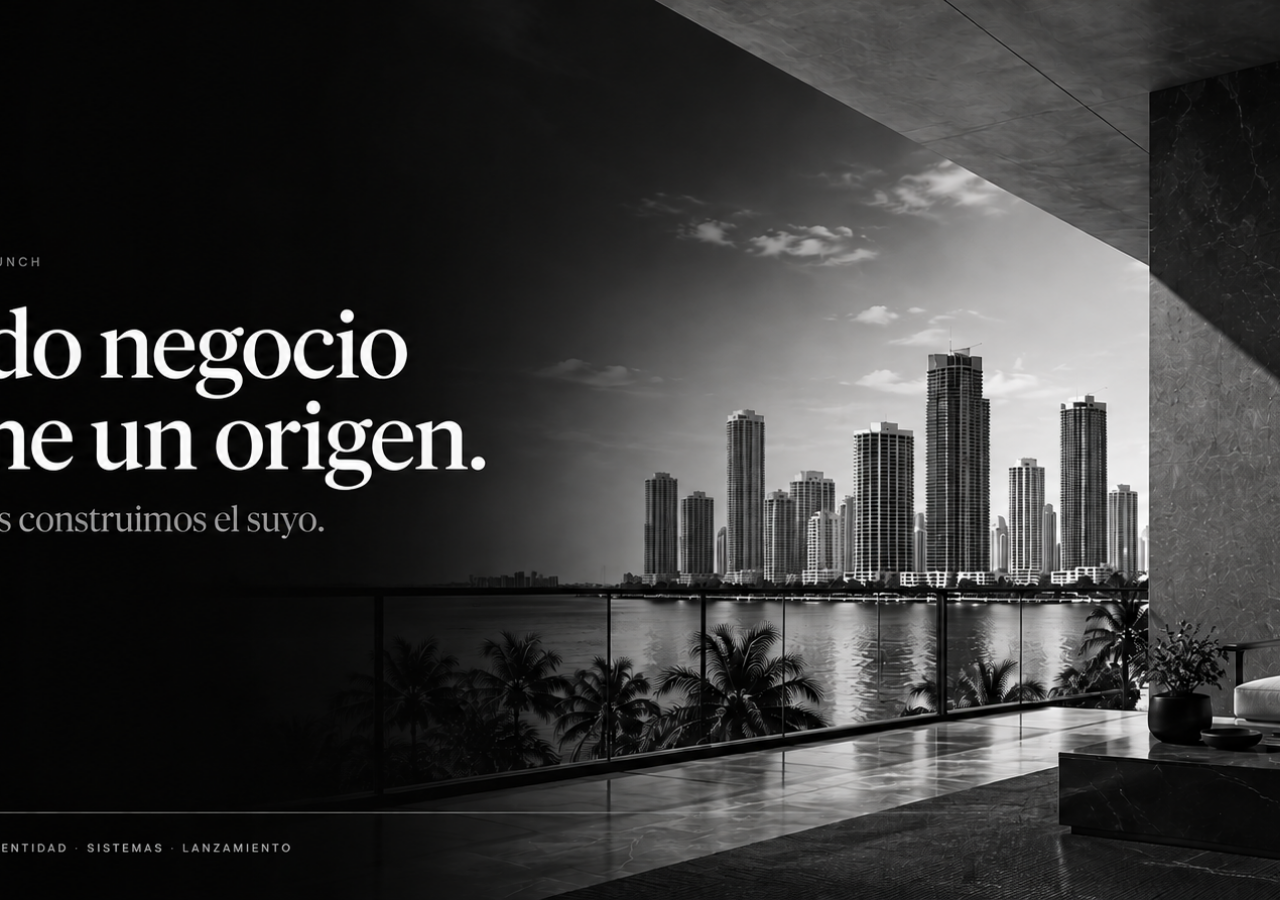
<file: index.html>
<!doctype html>
<html lang="es">
<head>
<meta charset="utf-8">
<meta name="viewport" content="width=device-width,initial-scale=1,viewport-fit=cover">
<title>ORIGIN Business Launch | Desarrollo e Infraestructura Empresarial</title>
<meta name="description" content="ORIGIN desarrolla e integra la infraestructura empresarial de negocios nuevos y existentes: marca, website, Google, CRM, leads y sistemas comerciales.">
<link rel="canonical" href="https://originbusinessusa.com/">
<meta property="og:title" content="ORIGIN Business Launch">
<meta property="og:description" content="Todo negocio tiene un origen. Nosotros construimos el tuyo.">
<meta property="og:url" content="https://originbusinessusa.com/">
<meta property="og:type" content="website">
<script type="application/ld+json">
{
  "@context":"https://schema.org",
  "@type":"Organization",
  "name":"ORIGIN",
  "alternateName":"ORIGIN Business Launch",
  "url":"https://originbusinessusa.com/",
  "email":"contact@originbusinessusa.com",
  "telephone":"+1-786-210-6833",
  "description":"Empresa de desarrollo e infraestructura empresarial para negocios nuevos y existentes."
}
</script>
<style>
*{box-sizing:border-box}
html,body{margin:0;width:100%;height:100%;background:#050505}
body{overflow:hidden}
.hero{position:relative;width:100vw;height:100vh;height:100svh;background:#050505;overflow:hidden}
.hero img{width:100%;height:100%;object-fit:cover;object-position:center;display:block}
.desktop-link{position:absolute;inset:0;z-index:5}\n.m-enter{color:inherit;text-decoration:none}
.mobile{display:none}
@media(max-width:850px){
  .desktop{display:none}
  .mobile{display:flex;position:absolute;inset:0;flex-direction:column;padding:32px 24px 26px;color:#fff;background:
    linear-gradient(180deg,rgba(0,0,0,.12),rgba(0,0,0,.36)),
    url("origin-hero.png") 69% center/auto 100% no-repeat #050505}
  .mobile:after{content:"";position:absolute;inset:0;background:linear-gradient(90deg,rgba(0,0,0,.88) 0%,rgba(0,0,0,.62) 48%,rgba(0,0,0,.12) 78%);z-index:0}
  .m-logo,.m-copy,.m-foot{position:relative;z-index:2}
  .m-logo{font:800 18px Arial,sans-serif;letter-spacing:.28em}
  .m-copy{margin-top:22vh;max-width:340px}
  .m-eye{font:10px Arial,sans-serif;letter-spacing:.27em;color:#c8c8c8;margin-bottom:22px}
  .m-title{font:400 clamp(48px,15vw,68px)/.91 Georgia,serif;letter-spacing:-.045em;margin:0 0 20px}
  .m-sub{font:400 20px/1.2 Georgia,serif;color:#d2d2d2;margin:0 0 38px}
  .m-enter{display:inline-block;font:700 12px Arial,sans-serif;letter-spacing:.22em;border-bottom:1px solid #ddd;padding-bottom:9px}
  .m-foot{margin-top:auto;border-top:1px solid rgba(255,255,255,.38);padding-top:16px;display:grid;grid-template-columns:1fr 1fr;gap:11px;font:9px Arial,sans-serif;letter-spacing:.16em;color:#c7c7c7}
}
</style>
</head>
<body>
<main class="hero">
<img class="desktop" src="origin-hero.png" alt="ORIGIN Business Launch">
<div class="mobile">
  <div class="m-logo">ORIGIN</div>
  <div class="m-copy">
    <div class="m-eye">BUSINESS LAUNCH</div>
    <h1 class="m-title">Todo negocio<br>tiene un origen.</h1>
    <p class="m-sub">Nosotros construimos el tuyo.</p>
    <a class="m-enter" href="home.html">ENTRAR →</a>
  </div>
  <div class="m-foot"><span>ESTRATEGIA</span><span>IDENTIDAD</span><span>SISTEMAS</span><span>LANZAMIENTO</span></div>
</div>
<a class="desktop-link" href="home.html" aria-label="Entrar a ORIGIN Business Launch"></a>
</main>
</body>
</html>
</file>
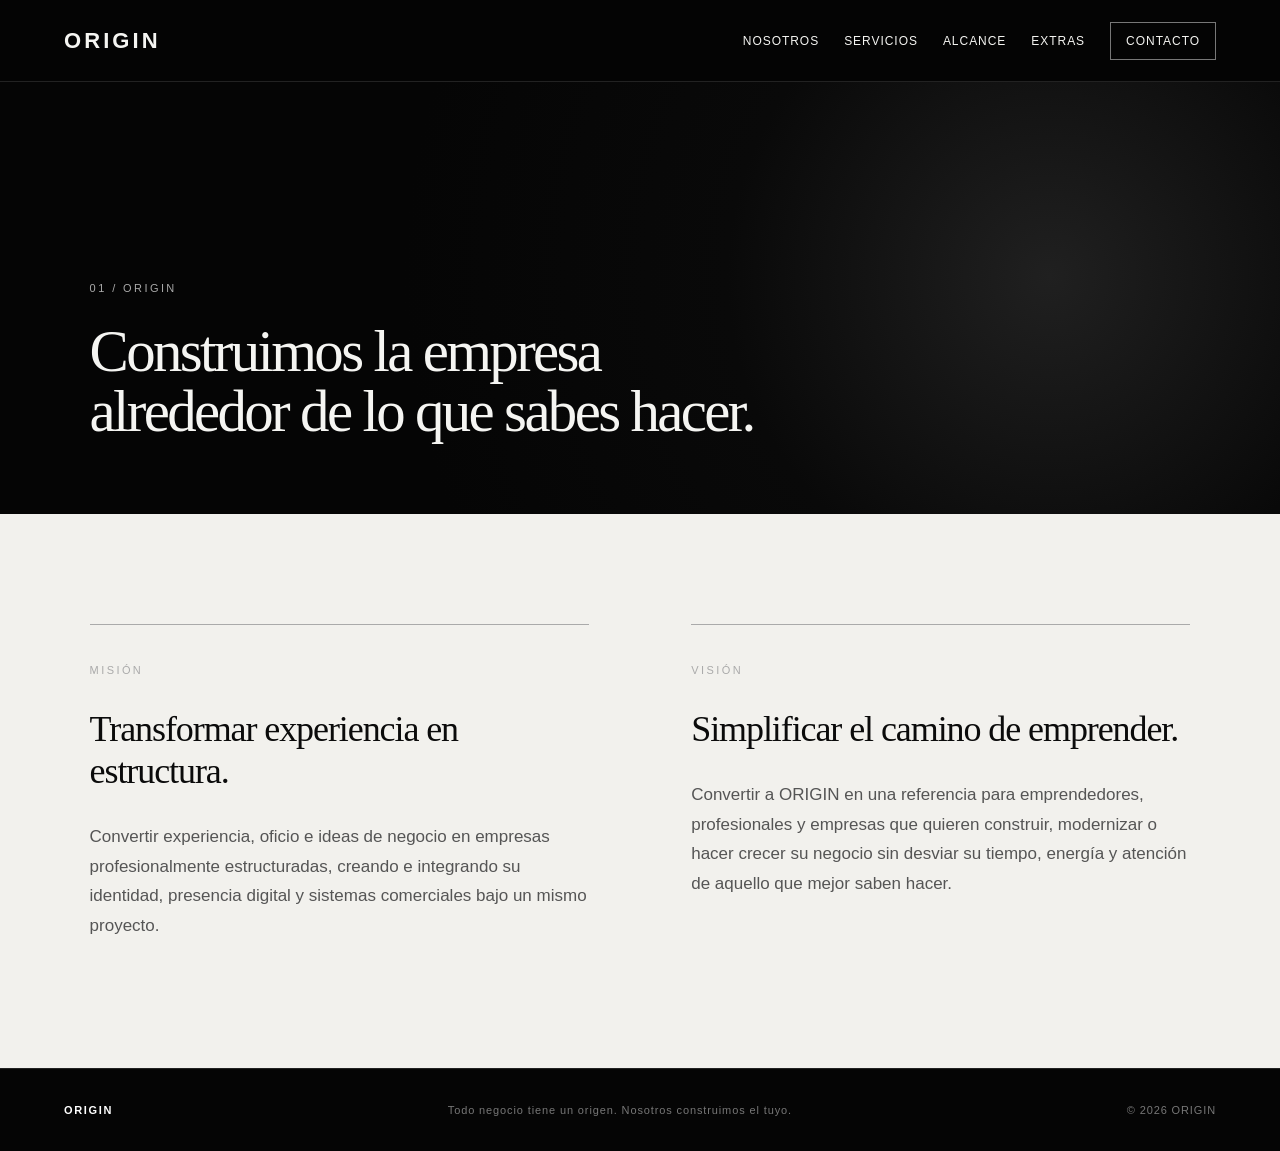
<file: about.html>
<!doctype html><html lang="es"><head><meta charset="utf-8"><meta name="viewport" content="width=device-width,initial-scale=1"><title>About ORIGIN | Business Development & Infrastructure</title><meta name="description" content="Learn about ORIGIN, a business development and infrastructure company helping entrepreneurs turn experience, skills and ideas into professionally organized businesses."><link rel="canonical" href="https://originbusinessusa.com/about.html"><meta property="og:title" content="About ORIGIN | Business Development & Infrastructure"><meta property="og:description" content="ORIGIN helps entrepreneurs build professional businesses by integrating strategy, brand identity, digital presence and commercial systems."><meta property="og:url" content="https://originbusinessusa.com/about.html"><meta property="og:type" content="website"><script type="application/ld+json">{"@context":"https://schema.org","@type":"AboutPage","name":"About ORIGIN","url":"https://originbusinessusa.com/about.html","description":"About ORIGIN, a business development and infrastructure company for entrepreneurs and business owners.","mainEntity":{"@type":"Organization","name":"ORIGIN","alternateName":"ORIGIN Business Launch","url":"https://originbusinessusa.com/","description":"ORIGIN helps entrepreneurs and business owners structure, organize and modernize their companies by integrating strategy, brand identity, digital presence and commercial systems.","sameAs":["https://www.instagram.com/originbusinessusa/"]}}</script><link rel="stylesheet" href="styles.css"></head><body><header class="nav"><a class="brand" href="index.html">ORIGIN</a><nav><div class="menu"><a href="about.html">Nosotros</a><div class="submenu"><a href="about.html#mission">Misión</a><a href="about.html#vision">Visión</a></div></div><div class="menu"><a href="services.html">Servicios</a><div class="submenu"><a href="services.html#structure">Estructuración</a><a href="services.html#brand">Marca</a><a href="services.html#digital">Presencia digital</a><a href="services.html#systems">CRM + Sistemas</a></div></div><div class="menu"><a href="scope.html">Alcance</a><div class="submenu"><a href="scope.html#process">Proceso</a><a href="scope.html#included">Incluido</a><a href="scope.html#excluded">No incluido</a></div></div><div class="menu"><a href="extras.html">Extras</a><div class="submenu"><a href="extras.html#support">Soporte</a><a href="extras.html#growth">Crecimiento</a></div></div><a class="nav-cta" href="contact.html">Contacto</a></nav></header><main><section class="page-hero"><span>01 / ORIGIN</span><h1>Construimos la empresa<br>alrededor de lo que sabes hacer.</h1></section><section class="light-section split-page"><article id="mission"><span>MISIÓN</span><h2>Transformar experiencia en estructura.</h2><p>Convertir experiencia, oficio e ideas de negocio en empresas profesionalmente estructuradas, creando e integrando su identidad, presencia digital y sistemas comerciales bajo un mismo proyecto.</p></article><article id="vision"><span>VISIÓN</span><h2>Simplificar el camino de emprender.</h2><p>Convertir a ORIGIN en una referencia para emprendedores, profesionales y empresas que quieren construir, modernizar o hacer crecer su negocio sin desviar su tiempo, energía y atención de aquello que mejor saben hacer.</p></article></section></main><footer><b>ORIGIN</b><span>Todo negocio tiene un origen. Nosotros construimos el tuyo.</span><span>© 2026 ORIGIN</span></footer><script src="script.js"></script></body></html>
</file>
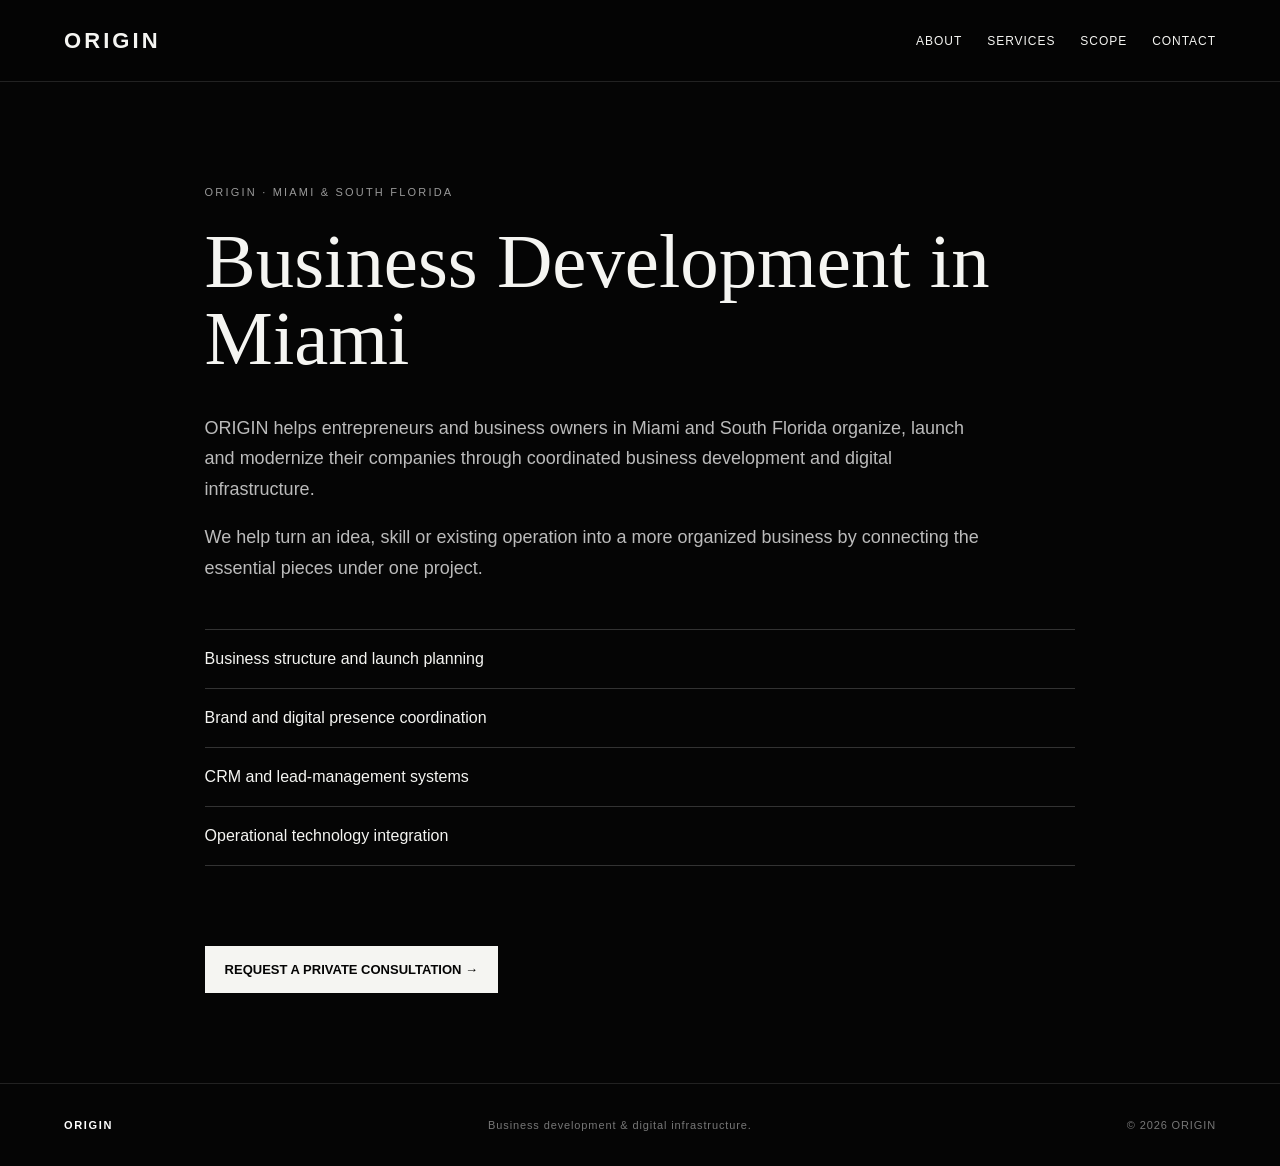
<file: business-development-miami.html>
<!doctype html>
<html lang="en"><head><meta charset="utf-8"><meta name="viewport" content="width=device-width,initial-scale=1">
<title>Business Development Miami | ORIGIN</title><meta name="description" content="ORIGIN helps entrepreneurs and business owners in Miami and South Florida organize, launch and modernize their companies through coordinated business development and digital infrastructure.">
<link rel="canonical" href="https://originbusinessusa.com/business-development-miami.html">
<meta property="og:title" content="Business Development Miami | ORIGIN"><meta property="og:description" content="ORIGIN helps entrepreneurs and business owners in Miami and South Florida organize, launch and modernize their companies through coordinated business development and digital infrastructure."><meta property="og:url" content="https://originbusinessusa.com/business-development-miami.html"><meta property="og:type" content="website">
<link rel="stylesheet" href="styles.css">
<style>.service-detail{max-width:1050px;margin:auto;padding:100px 7vw 90px}.service-detail .label{font-size:11px;letter-spacing:.2em;color:#999}.service-detail h1{font-family:Georgia,serif;font-size:clamp(42px,6vw,78px);font-weight:400;line-height:1;margin:24px 0 35px}.service-detail p{max-width:780px;font-size:18px;line-height:1.7;color:#bbb}.service-detail ul{margin:45px 0;padding:0;list-style:none;border-top:1px solid #333}.service-detail li{padding:20px 0;border-bottom:1px solid #333;font-size:16px}.service-detail .cta{display:inline-block;margin-top:35px;background:#f5f5f2;color:#050505;padding:16px 20px;font-weight:700;font-size:13px}</style>
</head><body>
<header class="nav"><a class="brand" href="home.html">ORIGIN</a><nav><a href="about.html">About</a> <a href="services.html">Services</a> <a href="scope.html">Scope</a> <a href="contact.html">Contact</a></nav></header>
<main class="service-detail"><span class="label">ORIGIN · MIAMI & SOUTH FLORIDA</span><h1>Business Development in Miami</h1><p>ORIGIN helps entrepreneurs and business owners in Miami and South Florida organize, launch and modernize their companies through coordinated business development and digital infrastructure.</p><p>We help turn an idea, skill or existing operation into a more organized business by connecting the essential pieces under one project.</p><ul><li>Business structure and launch planning</li><li>Brand and digital presence coordination</li><li>CRM and lead-management systems</li><li>Operational technology integration</li></ul><a class="cta" href="contact.html">REQUEST A PRIVATE CONSULTATION →</a></main>
<footer><b>ORIGIN</b><span>Business development & digital infrastructure.</span><span>© 2026 ORIGIN</span></footer></body></html>
</file>
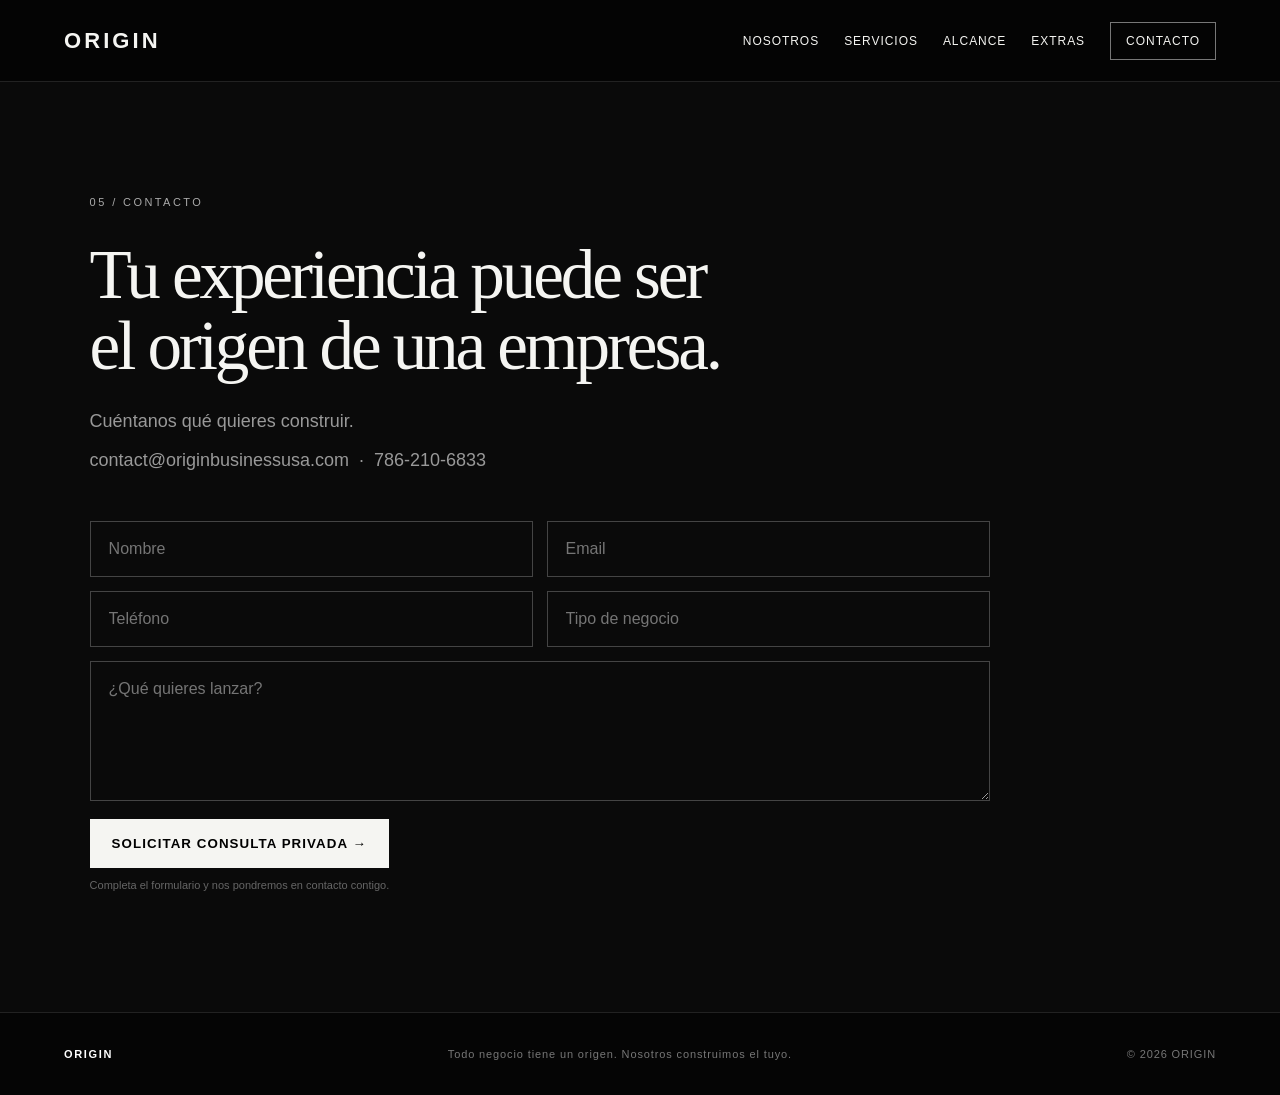
<file: contact.html>
<!doctype html>
<html lang="es">
<head>
<meta charset="utf-8">
<meta name="viewport" content="width=device-width,initial-scale=1">
<title>Contact ORIGIN | Business Development Consultation</title>
<meta name="description" content="Contact ORIGIN to discuss your business launch, development or modernization project and request a private consultation.">
<link rel="canonical" href="https://originbusinessusa.com/contact.html">
<meta property="og:title" content="Contact ORIGIN | Business Development Consultation">
<meta property="og:description" content="Tell ORIGIN what you want to build and request a private business development consultation.">
<meta property="og:url" content="https://originbusinessusa.com/contact.html">
<meta property="og:type" content="website">
<link rel="stylesheet" href="styles.css">
</head>
<body>
<header class="nav">
<a class="brand" href="index.html">ORIGIN</a>
<nav>
<div class="menu"><a href="about.html">Nosotros</a><div class="submenu"><a href="about.html#mission">Misión</a><a href="about.html#vision">Visión</a></div></div>
<div class="menu"><a href="services.html">Servicios</a><div class="submenu"><a href="services.html#structure">Estructuración</a><a href="services.html#brand">Marca</a><a href="services.html#digital">Presencia digital</a><a href="services.html#systems">CRM + Sistemas</a></div></div>
<div class="menu"><a href="scope.html">Alcance</a><div class="submenu"><a href="scope.html#process">Proceso</a><a href="scope.html#included">Incluido</a><a href="scope.html#excluded">No incluido</a></div></div>
<div class="menu"><a href="extras.html">Extras</a><div class="submenu"><a href="extras.html#support">Soporte</a><a href="extras.html#growth">Crecimiento</a></div></div>
<a class="nav-cta" href="contact.html">Contacto</a>
</nav>
</header>
<main>
<section class="contact standalone">
<span>05 / CONTACTO</span>
<h1>Tu experiencia puede ser<br>el origen de una empresa.</h1>
<p>Cuéntanos qué quieres construir.</p>
<p><a href="mailto:contact@originbusinessusa.com">contact@originbusinessusa.com</a> &nbsp;·&nbsp; <a href="tel:+17862106833">786-210-6833</a></p>
<form action="https://api.web3forms.com/submit" method="POST">
<input type="hidden" name="access_key" value="5c787b1a-c32a-4277-97ac-a270b3038a84">
<input type="hidden" name="subject" value="Nuevo lead desde ORIGIN">
<input type="hidden" name="from_name" value="ORIGIN Website">
<div class="form-grid">
<input aria-label="Nombre" name="name" placeholder="Nombre" required>
<input aria-label="Email" name="email" type="email" placeholder="Email" required>
<input aria-label="Teléfono" name="phone" type="tel" placeholder="Teléfono">
<input aria-label="Negocio" name="business_type" placeholder="Tipo de negocio">
</div>
<textarea aria-label="Proyecto" name="message" placeholder="¿Qué quieres lanzar?" required></textarea>
<button type="submit">SOLICITAR CONSULTA PRIVADA →</button>
</form>
<p class="form-note">Completa el formulario y nos pondremos en contacto contigo.</p>
</section>
</main>
<footer><b>ORIGIN</b><span>Todo negocio tiene un origen. Nosotros construimos el tuyo.</span><span>© 2026 ORIGIN</span></footer>
<script src="script.js"></script>
</body>
</html>
</file>
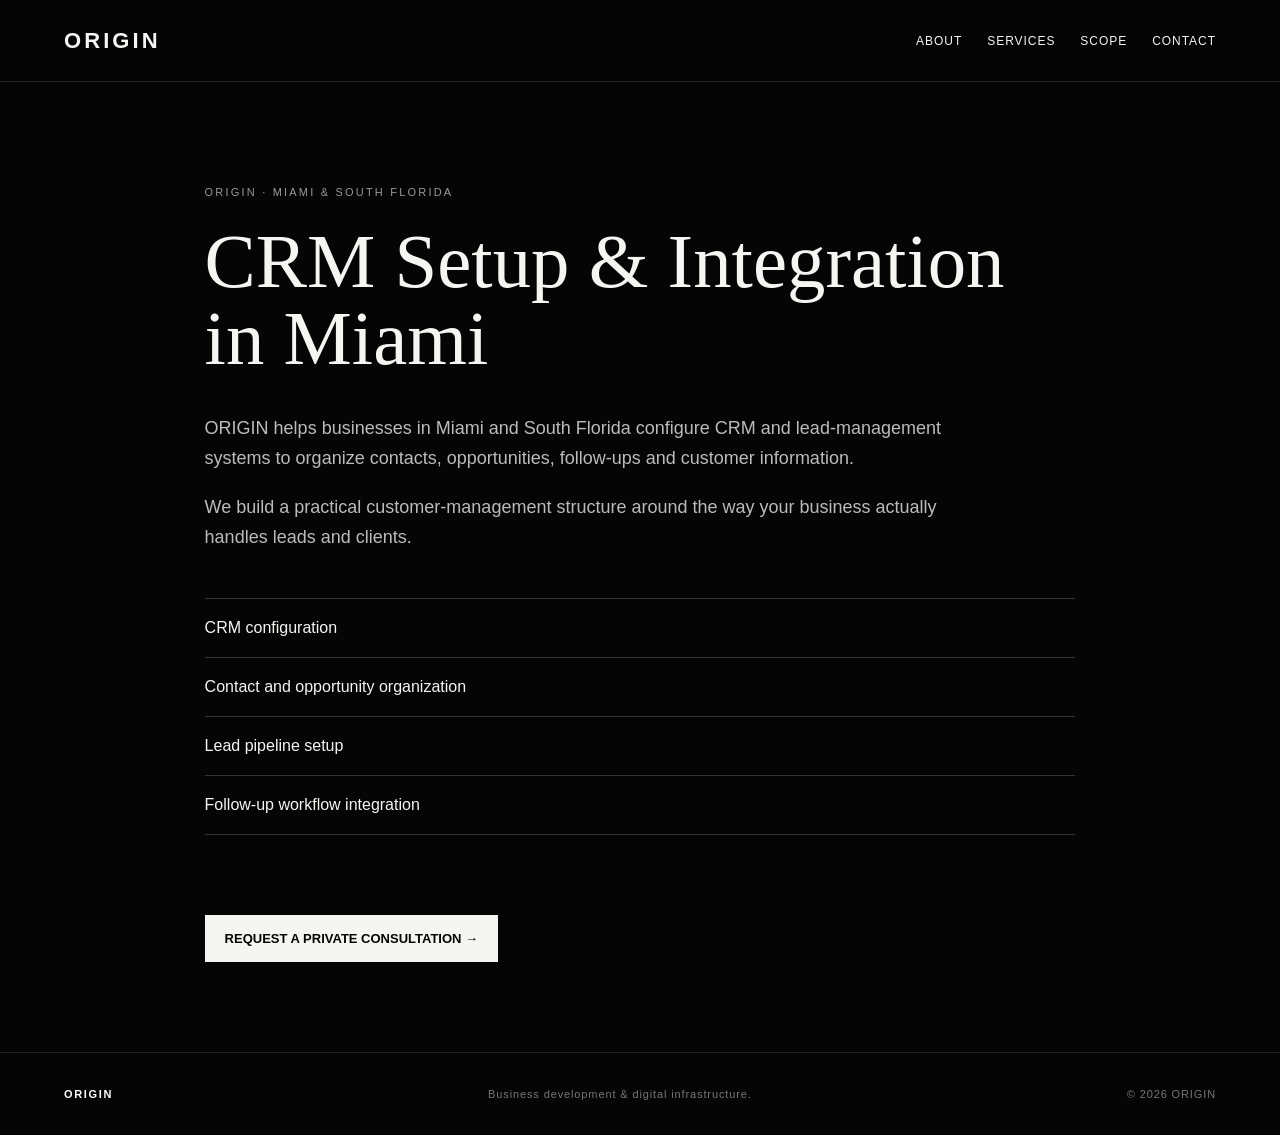
<file: crm-setup-miami.html>
<!doctype html>
<html lang="en"><head><meta charset="utf-8"><meta name="viewport" content="width=device-width,initial-scale=1">
<title>CRM Setup Miami | ORIGIN</title><meta name="description" content="ORIGIN helps businesses in Miami and South Florida configure CRM and lead-management systems to organize contacts, opportunities, follow-ups and customer information.">
<link rel="canonical" href="https://originbusinessusa.com/crm-setup-miami.html">
<meta property="og:title" content="CRM Setup Miami | ORIGIN"><meta property="og:description" content="ORIGIN helps businesses in Miami and South Florida configure CRM and lead-management systems to organize contacts, opportunities, follow-ups and customer information."><meta property="og:url" content="https://originbusinessusa.com/crm-setup-miami.html"><meta property="og:type" content="website">
<link rel="stylesheet" href="styles.css">
<style>.service-detail{max-width:1050px;margin:auto;padding:100px 7vw 90px}.service-detail .label{font-size:11px;letter-spacing:.2em;color:#999}.service-detail h1{font-family:Georgia,serif;font-size:clamp(42px,6vw,78px);font-weight:400;line-height:1;margin:24px 0 35px}.service-detail p{max-width:780px;font-size:18px;line-height:1.7;color:#bbb}.service-detail ul{margin:45px 0;padding:0;list-style:none;border-top:1px solid #333}.service-detail li{padding:20px 0;border-bottom:1px solid #333;font-size:16px}.service-detail .cta{display:inline-block;margin-top:35px;background:#f5f5f2;color:#050505;padding:16px 20px;font-weight:700;font-size:13px}</style>
</head><body>
<header class="nav"><a class="brand" href="home.html">ORIGIN</a><nav><a href="about.html">About</a> <a href="services.html">Services</a> <a href="scope.html">Scope</a> <a href="contact.html">Contact</a></nav></header>
<main class="service-detail"><span class="label">ORIGIN · MIAMI & SOUTH FLORIDA</span><h1>CRM Setup & Integration in Miami</h1><p>ORIGIN helps businesses in Miami and South Florida configure CRM and lead-management systems to organize contacts, opportunities, follow-ups and customer information.</p><p>We build a practical customer-management structure around the way your business actually handles leads and clients.</p><ul><li>CRM configuration</li><li>Contact and opportunity organization</li><li>Lead pipeline setup</li><li>Follow-up workflow integration</li></ul><a class="cta" href="contact.html">REQUEST A PRIVATE CONSULTATION →</a></main>
<footer><b>ORIGIN</b><span>Business development & digital infrastructure.</span><span>© 2026 ORIGIN</span></footer></body></html>
</file>
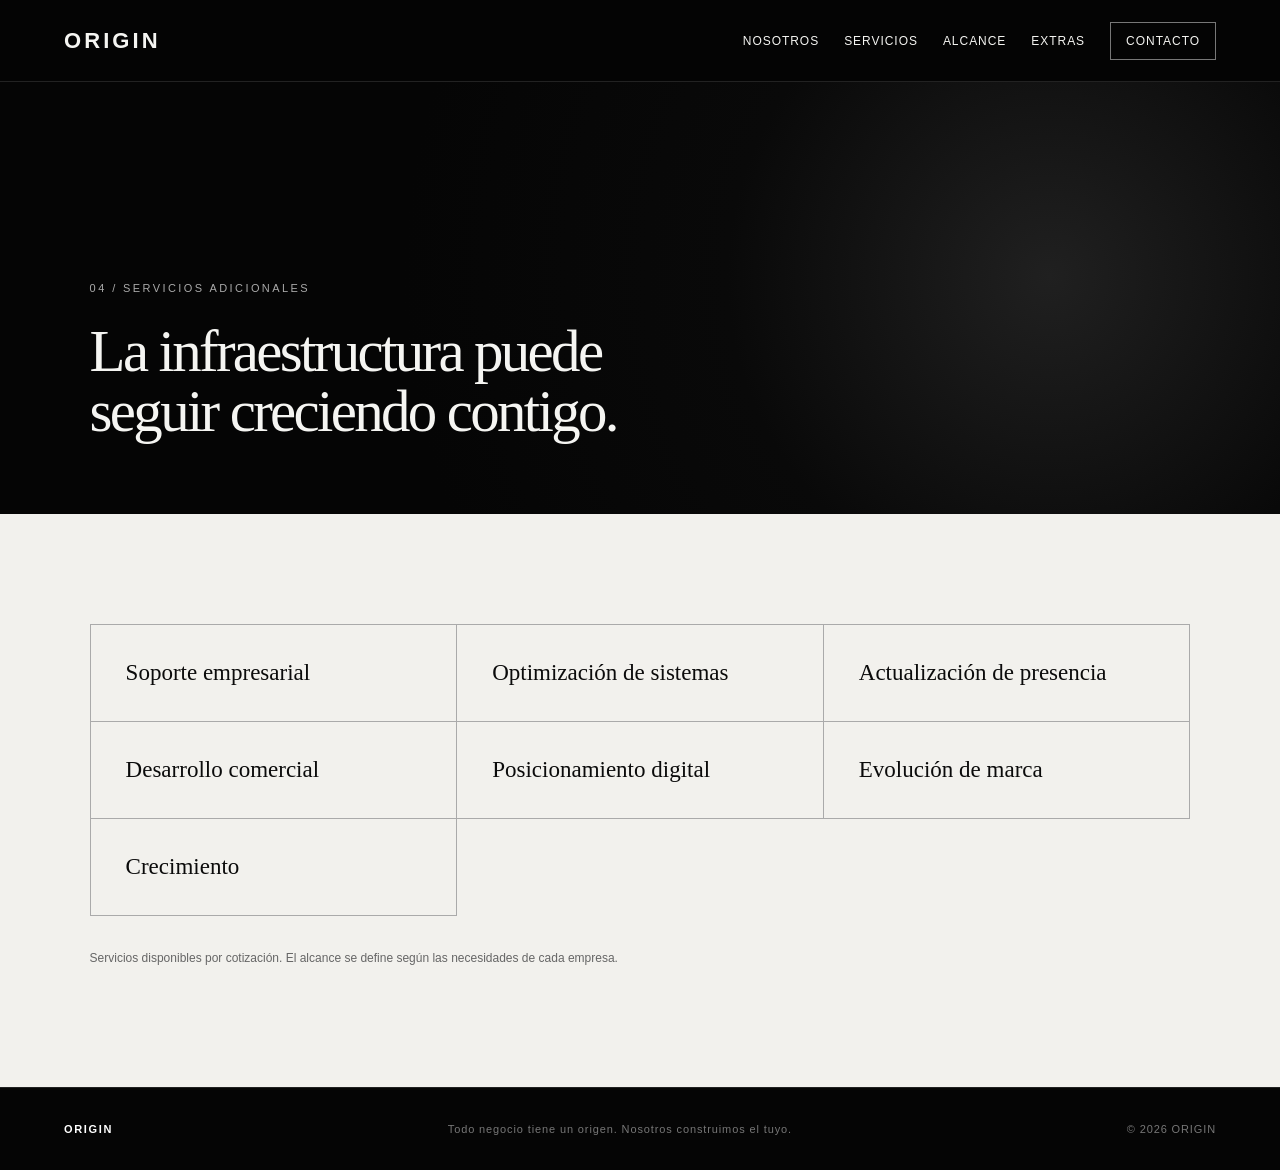
<file: extras.html>
<!doctype html><html lang="es"><head><meta charset="utf-8"><meta name="viewport" content="width=device-width,initial-scale=1"><title>Business Support & Growth Services | ORIGIN</title><meta name="description" content="ORIGIN offers ongoing business support and growth services including website updates, CRM support, technical support, digital advertising infrastructure, SEO, branding and social content."><link rel="canonical" href="https://originbusinessusa.com/extras.html"><meta property="og:title" content="Business Support & Growth Services | ORIGIN"><meta property="og:description" content="Ongoing support for websites, CRM systems, SEO, branding, digital advertising infrastructure and business growth."><meta property="og:url" content="https://originbusinessusa.com/extras.html"><meta property="og:type" content="website"><script type="application/ld+json">{"@context":"https://schema.org","@type":"ItemList","name":"ORIGIN Business Support & Growth Services","url":"https://originbusinessusa.com/extras.html","itemListElement":[{"@type":"ListItem","position":1,"name":"Website Updates"},{"@type":"ListItem","position":2,"name":"CRM Support"},{"@type":"ListItem","position":3,"name":"Technical Support"},{"@type":"ListItem","position":4,"name":"Digital Advertising Infrastructure"},{"@type":"ListItem","position":5,"name":"Ongoing SEO"},{"@type":"ListItem","position":6,"name":"Additional Branding"},{"@type":"ListItem","position":7,"name":"Social Media & Content Support"}]}</script><link rel="stylesheet" href="styles.css"></head><body><header class="nav"><a class="brand" href="index.html">ORIGIN</a><nav><div class="menu"><a href="about.html">Nosotros</a><div class="submenu"><a href="about.html#mission">Misión</a><a href="about.html#vision">Visión</a></div></div><div class="menu"><a href="services.html">Servicios</a><div class="submenu"><a href="services.html#structure">Estructuración</a><a href="services.html#brand">Marca</a><a href="services.html#digital">Presencia digital</a><a href="services.html#systems">CRM + Sistemas</a></div></div><div class="menu"><a href="scope.html">Alcance</a><div class="submenu"><a href="scope.html#process">Proceso</a><a href="scope.html#included">Incluido</a><a href="scope.html#excluded">No incluido</a></div></div><div class="menu"><a href="extras.html">Extras</a><div class="submenu"><a href="extras.html#support">Soporte</a><a href="extras.html#growth">Crecimiento</a></div></div><a class="nav-cta" href="contact.html">Contacto</a></nav></header><main><section class="page-hero"><span>04 / SERVICIOS ADICIONALES</span><h1>La infraestructura puede<br>seguir creciendo contigo.</h1></section><section class="light-section"><div class="extras"><div id="support">Soporte empresarial</div><div>Optimización de sistemas</div><div>Actualización de presencia</div><div id="growth">Desarrollo comercial</div><div>Posicionamiento digital</div><div>Evolución de marca</div><div>Crecimiento</div></div><p class="fine dark">Servicios disponibles por cotización. El alcance se define según las necesidades de cada empresa.</p></section></main><footer><b>ORIGIN</b><span>Todo negocio tiene un origen. Nosotros construimos el tuyo.</span><span>© 2026 ORIGIN</span></footer><script src="script.js"></script></body></html>
</file>
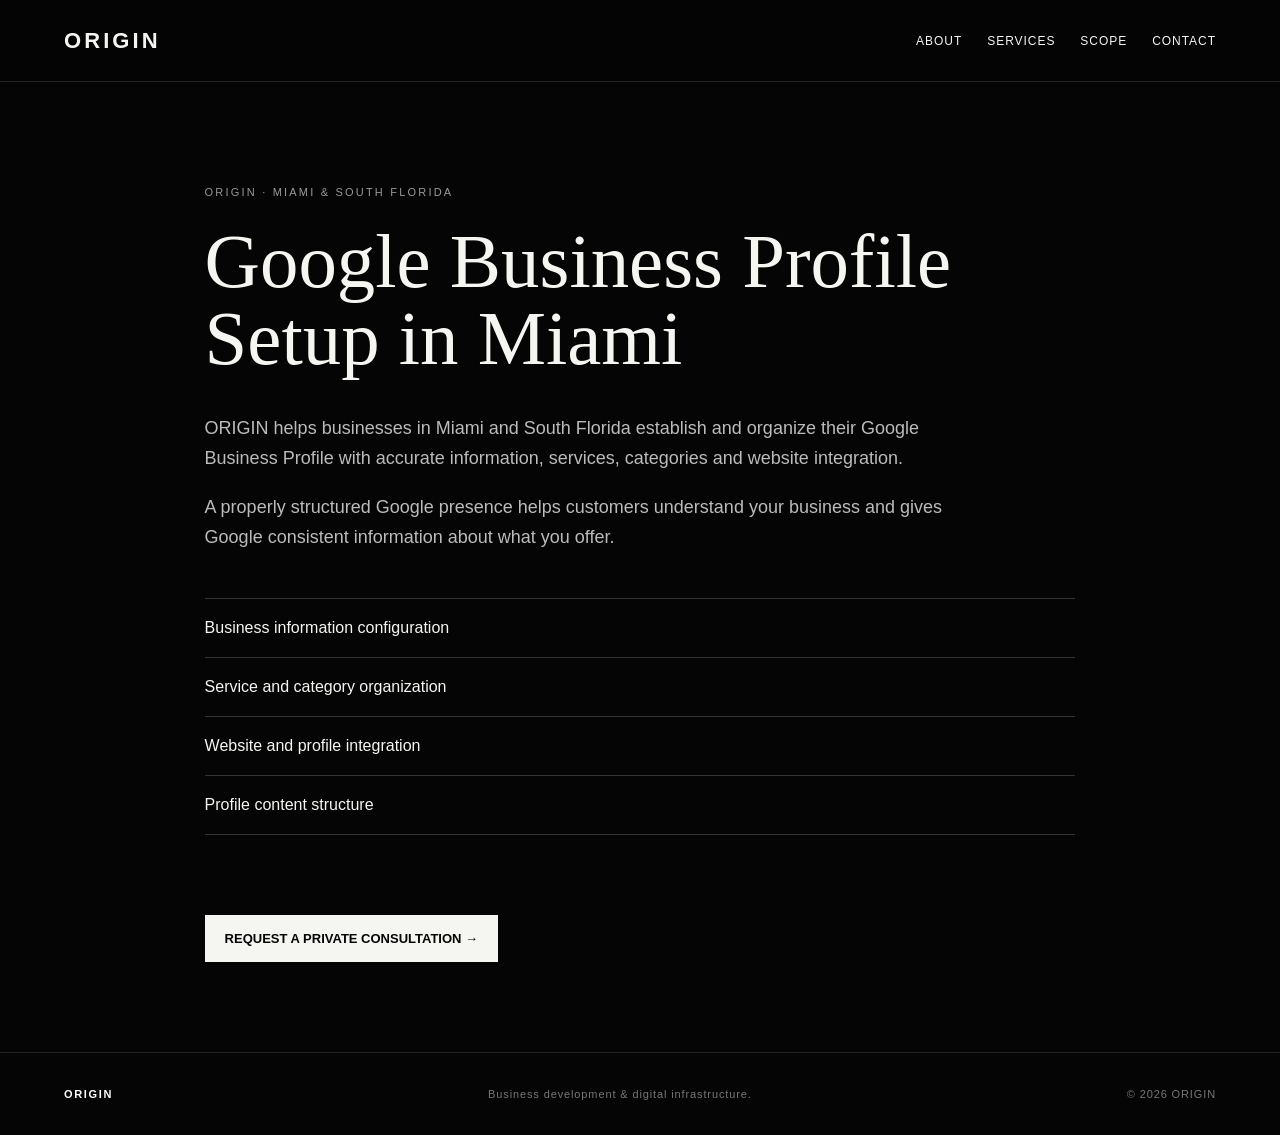
<file: google-business-profile-setup-miami.html>
<!doctype html>
<html lang="en"><head><meta charset="utf-8"><meta name="viewport" content="width=device-width,initial-scale=1">
<title>Google Business Profile Setup Miami | ORIGIN</title><meta name="description" content="ORIGIN helps businesses in Miami and South Florida establish and organize their Google Business Profile with accurate information, services, categories and website integration.">
<link rel="canonical" href="https://originbusinessusa.com/google-business-profile-setup-miami.html">
<meta property="og:title" content="Google Business Profile Setup Miami | ORIGIN"><meta property="og:description" content="ORIGIN helps businesses in Miami and South Florida establish and organize their Google Business Profile with accurate information, services, categories and website integration."><meta property="og:url" content="https://originbusinessusa.com/google-business-profile-setup-miami.html"><meta property="og:type" content="website">
<link rel="stylesheet" href="styles.css">
<style>.service-detail{max-width:1050px;margin:auto;padding:100px 7vw 90px}.service-detail .label{font-size:11px;letter-spacing:.2em;color:#999}.service-detail h1{font-family:Georgia,serif;font-size:clamp(42px,6vw,78px);font-weight:400;line-height:1;margin:24px 0 35px}.service-detail p{max-width:780px;font-size:18px;line-height:1.7;color:#bbb}.service-detail ul{margin:45px 0;padding:0;list-style:none;border-top:1px solid #333}.service-detail li{padding:20px 0;border-bottom:1px solid #333;font-size:16px}.service-detail .cta{display:inline-block;margin-top:35px;background:#f5f5f2;color:#050505;padding:16px 20px;font-weight:700;font-size:13px}</style>
</head><body>
<header class="nav"><a class="brand" href="home.html">ORIGIN</a><nav><a href="about.html">About</a> <a href="services.html">Services</a> <a href="scope.html">Scope</a> <a href="contact.html">Contact</a></nav></header>
<main class="service-detail"><span class="label">ORIGIN · MIAMI & SOUTH FLORIDA</span><h1>Google Business Profile Setup in Miami</h1><p>ORIGIN helps businesses in Miami and South Florida establish and organize their Google Business Profile with accurate information, services, categories and website integration.</p><p>A properly structured Google presence helps customers understand your business and gives Google consistent information about what you offer.</p><ul><li>Business information configuration</li><li>Service and category organization</li><li>Website and profile integration</li><li>Profile content structure</li></ul><a class="cta" href="contact.html">REQUEST A PRIVATE CONSULTATION →</a></main>
<footer><b>ORIGIN</b><span>Business development & digital infrastructure.</span><span>© 2026 ORIGIN</span></footer></body></html>
</file>
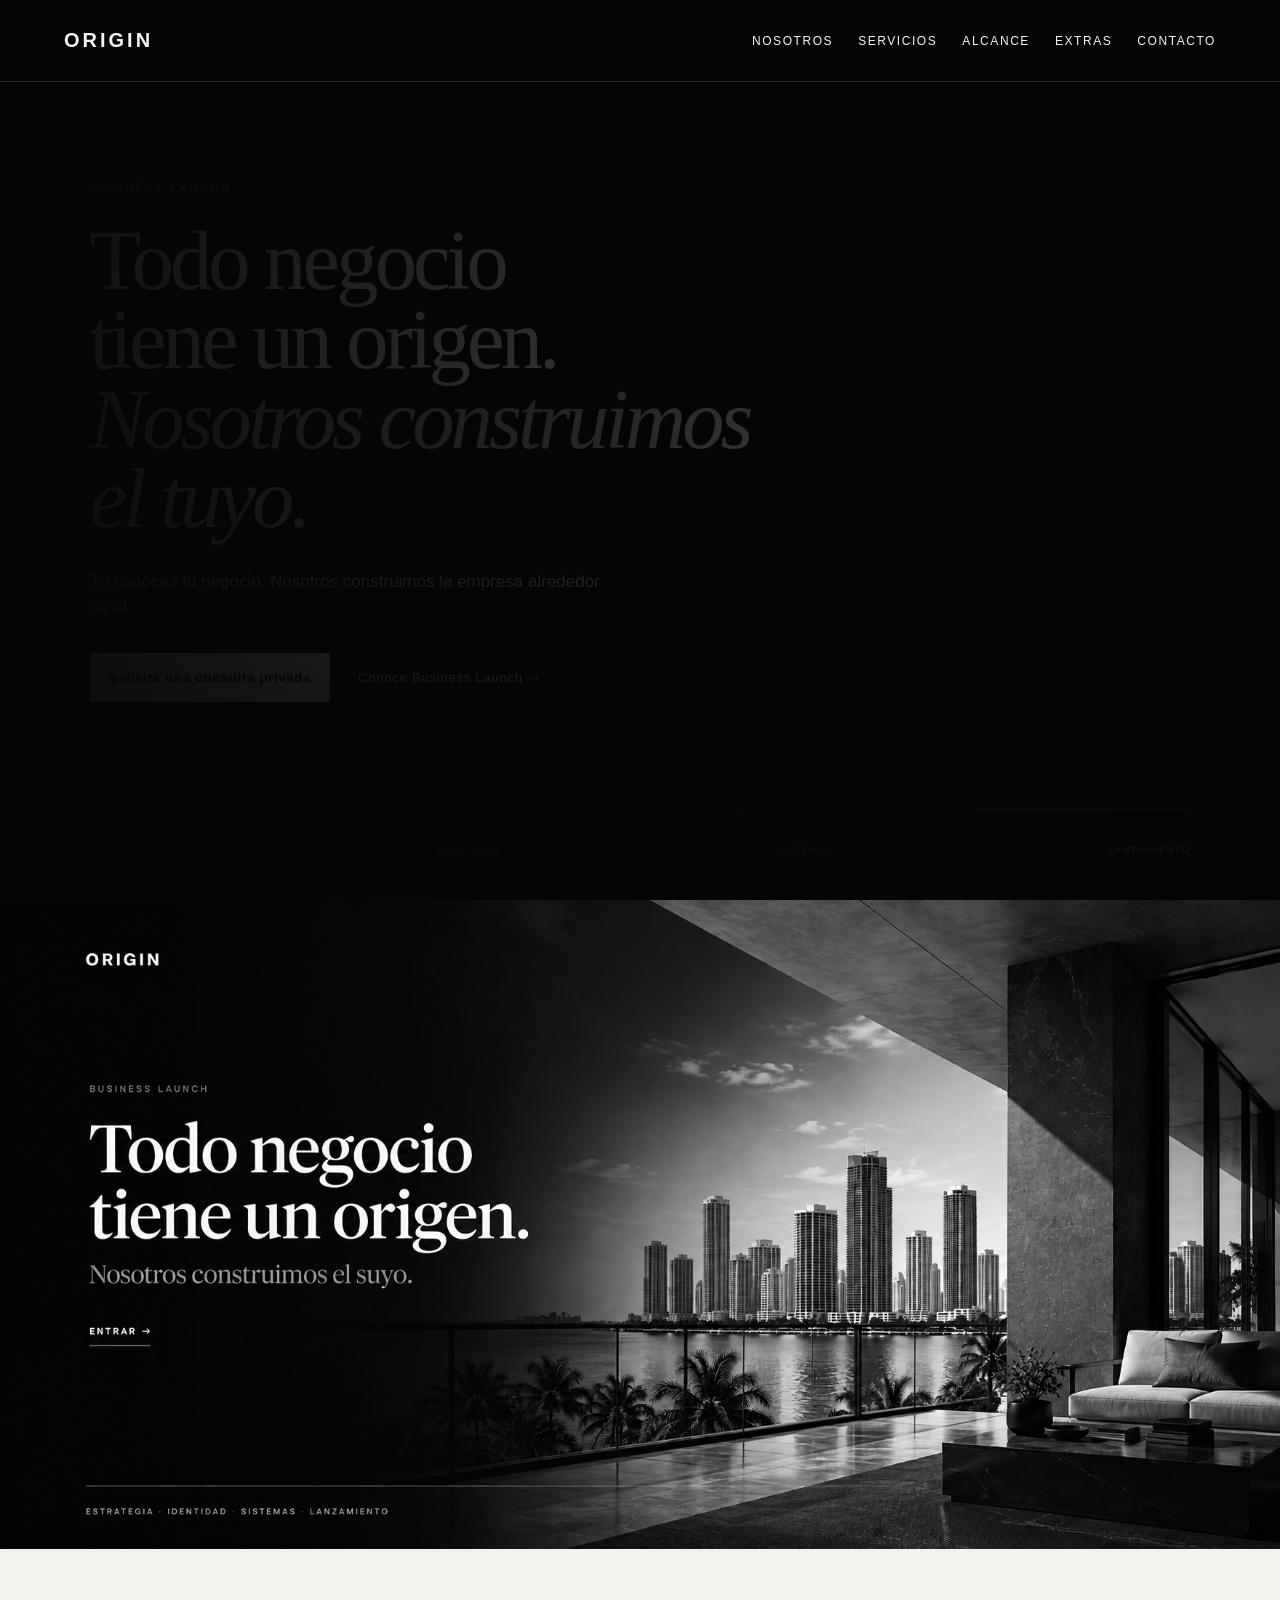
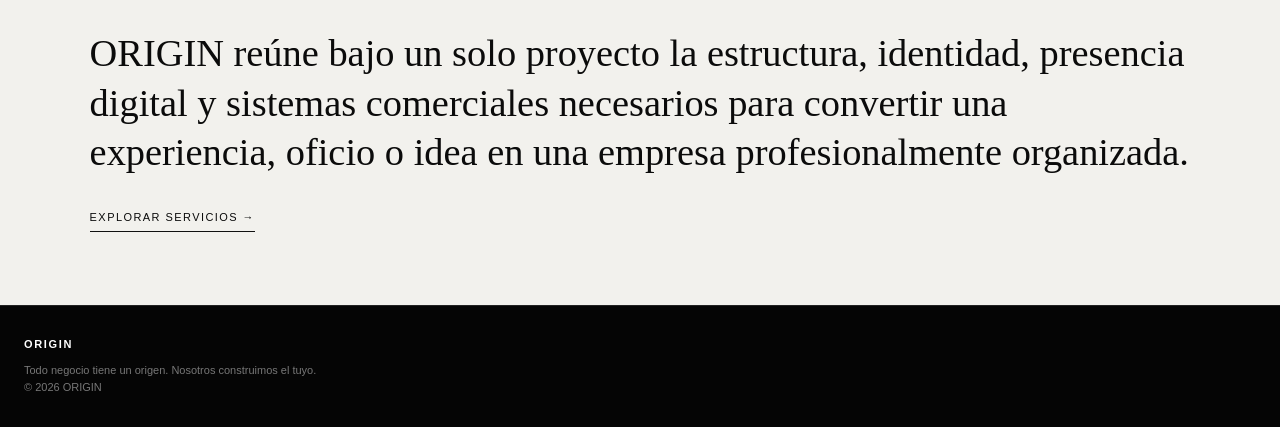
<file: home-v2.html>
<!doctype html>
<html lang="es">
<head>
<meta charset="utf-8">
<meta name="viewport" content="width=device-width,initial-scale=1,viewport-fit=cover">
<title>ORIGIN | Business Launch</title>
<meta name="description" content="Construimos la infraestructura empresarial y digital de tu negocio.">
<style>
*{box-sizing:border-box}html,body{margin:0;background:#050505;color:#f5f5f2;font-family:Arial,Helvetica,sans-serif}a{color:inherit;text-decoration:none}
.nav{height:74px;position:sticky;top:0;z-index:50;background:#050505;border-bottom:1px solid #282828;display:flex;align-items:center;justify-content:space-between;padding:0 22px}
.brand{font-weight:800;letter-spacing:.15em;font-size:20px}.hamb{width:46px;height:46px;border:1px solid #555;background:#050505;padding:10px;margin:0;display:grid;align-content:center;gap:6px}.hamb i{display:block;height:1px;background:#fff;width:24px}
.navpanel{display:none;position:fixed;z-index:49;top:74px;left:0;right:0;background:#050505;border-bottom:1px solid #444;padding:10px 22px 24px}.nav.open .navpanel{display:block}.navpanel>a{display:block;padding:17px 2px;border-bottom:1px solid #222;text-transform:uppercase;font-size:13px;letter-spacing:.13em}
.hero{min-height:calc(100svh - 74px);padding:58px 24px 34px;display:flex;flex-direction:column;position:relative;isolation:isolate;background:#050505 url("https://raw.githubusercontent.com/roberthcastrop/origin-business/main/origin-hero.png?v=2") center/cover no-repeat}.hero:before{content:"";position:absolute;inset:0;z-index:1;background:linear-gradient(90deg,rgba(5,5,5,.96) 0%,rgba(5,5,5,.78) 48%,rgba(5,5,5,.40) 100%),linear-gradient(0deg,rgba(5,5,5,.82) 0%,rgba(5,5,5,.08) 55%,rgba(5,5,5,.35) 100%)}
.eyebrow{font-size:11px;letter-spacing:.23em;color:#999}.hero h1{font-family:Georgia,serif;font-weight:400;font-size:clamp(43px,12vw,58px);line-height:.94;letter-spacing:-.045em;margin:28px 0 30px}.hero h1 em{display:block;color:#aaa;font-weight:400}.lead{font-size:17px;line-height:1.55;color:#bbb;margin:0;max-width:520px}
.actions{display:flex;flex-direction:column;gap:15px;margin-top:32px}.btn{background:#f5f5f2;color:#050505;padding:17px 19px;font-weight:700;font-size:13px;letter-spacing:.06em}.textlink{padding:7px 0;font-size:13px;letter-spacing:.06em}
.hero-foot{margin-top:auto;padding-top:35px;border-top:1px solid #333;display:grid;grid-template-columns:1fr 1fr;gap:14px;font-size:9px;letter-spacing:.18em;color:#777}
.photo-panel{width:100%;background:#050505;padding:0}.photo-panel img{display:block;width:100%;height:auto;max-height:none;object-fit:contain}.intro{background:#f2f1ed;color:#0b0b0b;padding:62px 24px}.intro p{font-family:Georgia,serif;font-size:28px;line-height:1.28;margin:0 0 30px}.intro a{font-size:11px;letter-spacing:.13em;border-bottom:1px solid #111;padding-bottom:8px}
footer{padding:30px 24px;border-top:1px solid #222;color:#777;font-size:11px;line-height:1.6}footer b{display:block;color:#fff;letter-spacing:.15em;margin-bottom:8px}
@media(max-width:850px){.hero{background-position:62% center}.hero:before{background:linear-gradient(180deg,rgba(5,5,5,.50) 0%,rgba(5,5,5,.82) 52%,rgba(5,5,5,.96) 100%)}}@media(min-width:851px){.hamb{display:none}.nav{height:82px;padding:0 5vw}.navpanel{display:flex!important;position:static;padding:0;border:0;background:none;gap:25px}.navpanel>a{border:0;padding:12px 0;font-size:12px}.hero{min-height:calc(100vh - 82px);padding:11vh 7vw 5vh}.hero h1{font-size:clamp(50px,6.6vw,98px);max-width:1150px}.actions{flex-direction:row;align-items:center;gap:28px}.hero-foot{display:flex;justify-content:space-between}.intro{padding:80px 7vw}.intro p{font-size:clamp(25px,3vw,43px);max-width:1100px}}
</style>
</head>
<body>
<header class="nav" id="nav">
<a class="brand" href="home-v2.html">ORIGIN</a>
<button class="hamb" id="hamb" type="button" aria-label="Abrir menú" aria-expanded="false"><i></i><i></i><i></i></button>
<nav class="navpanel" id="navpanel">
<a href="about.html">Nosotros</a><a href="services.html">Servicios</a><a href="scope.html">Alcance</a><a href="extras.html">Extras</a><a href="contact.html">Contacto</a>
</nav>
</header>
<main>
<section class="hero">
<div class="eyebrow">BUSINESS LAUNCH</div>
<h1>Todo negocio<br>tiene un origen.<br><em>Nosotros construimos<br>el tuyo.</em></h1>
<p class="lead">Tú conoces tu negocio. Nosotros construimos la empresa alrededor de él.</p>
<div class="actions"><a class="btn" href="contact.html">Solicita una consulta privada</a><a class="textlink" href="scope.html">Conoce Business Launch →</a></div>
<div class="hero-foot"><span>ESTRATEGIA</span><span>IDENTIDAD</span><span>SISTEMAS</span><span>LANZAMIENTO</span></div>
</section>
<section class="photo-panel"><img src="origin-hero.png?v=20260925-final" alt="ORIGIN Business Launch"></section>
<section class="intro"><p>ORIGIN reúne bajo un solo proyecto la estructura, identidad, presencia digital y sistemas comerciales necesarios para convertir una experiencia, oficio o idea en una empresa profesionalmente organizada.</p><a href="services.html">EXPLORAR SERVICIOS →</a></section>
</main>
<footer><b>ORIGIN</b><span>Todo negocio tiene un origen. Nosotros construimos el tuyo.</span><br><span>© 2026 ORIGIN</span></footer>
<script>
const n=document.getElementById('nav'),b=document.getElementById('hamb');
b.addEventListener('click',()=>{const o=n.classList.toggle('open');b.setAttribute('aria-expanded',o);b.setAttribute('aria-label',o?'Cerrar menú':'Abrir menú')});
</script>
</body></html>
</file>
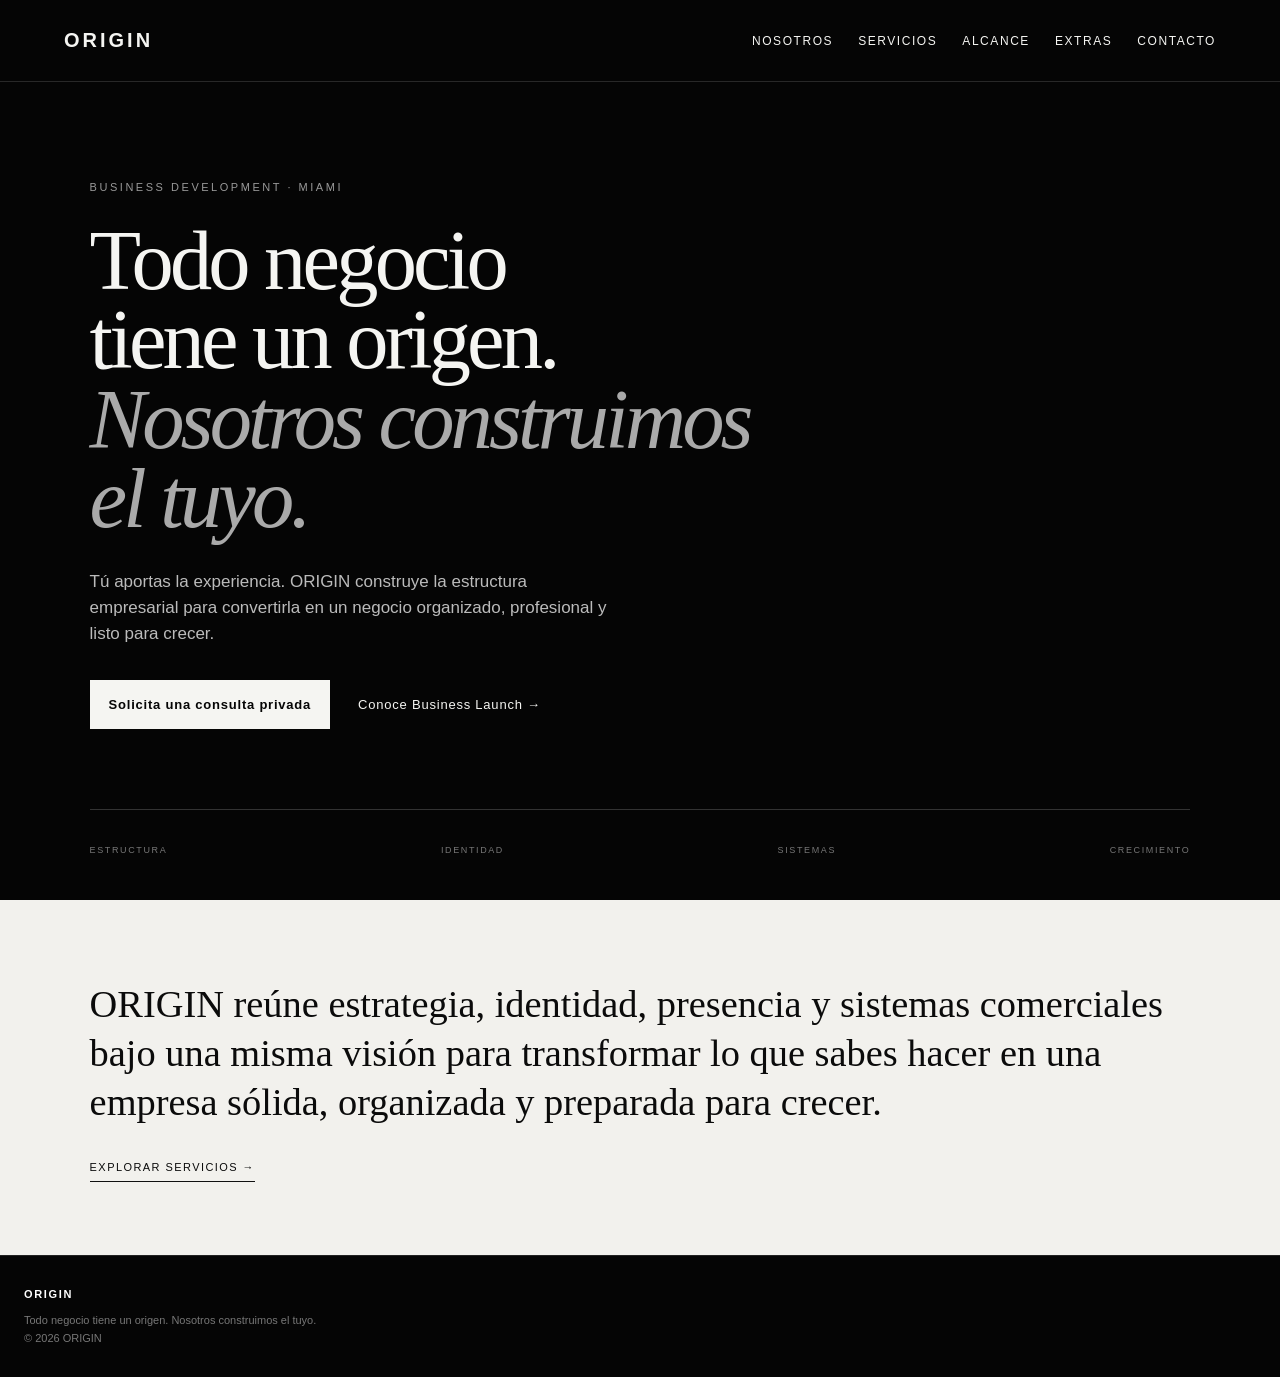
<file: home.html>
<!doctype html>
<html lang="es">
<head>
<meta charset="utf-8">
<meta name="viewport" content="width=device-width,initial-scale=1,viewport-fit=cover">
<title>Business Development Miami | ORIGIN</title>
<meta name="description" content="ORIGIN provides business development and digital infrastructure services in Miami and South Florida, including websites, branding, Google presence, CRM and lead management systems.">
<link rel="canonical" href="https://originbusinessusa.com/home.html">
<meta property="og:title" content="Business Development Miami | ORIGIN">
<meta property="og:description" content="Business development and digital infrastructure for entrepreneurs and business owners in Miami and South Florida.">
<meta property="og:url" content="https://originbusinessusa.com/home.html">
<meta property="og:type" content="website">
<script type="application/ld+json">
{
  "@context":"https://schema.org",
  "@type":"Organization",
  "name":"ORIGIN",
  "alternateName":"ORIGIN Business Launch",
  "url":"https://originbusinessusa.com/",
  "email":"contact@originbusinessusa.com",
  "description":"Business development and digital infrastructure company helping entrepreneurs and business owners build, organize and modernize their companies.",
  "areaServed":["Miami","Doral","Hialeah","Kendall","Aventura","Brickell","Fort Lauderdale","Pinecrest","Coconut Grove"],
  "sameAs":["https://www.instagram.com/originbusinessusa/"]
}
</script>
<style>
*{box-sizing:border-box}html,body{margin:0;background:#050505;color:#f5f5f2;font-family:Arial,Helvetica,sans-serif}a{color:inherit;text-decoration:none}
.nav{height:74px;position:sticky;top:0;z-index:50;background:#050505;border-bottom:1px solid #282828;display:flex;align-items:center;justify-content:space-between;padding:0 22px}
.brand{font-weight:800;letter-spacing:.15em;font-size:20px}.hamb{width:46px;height:46px;border:1px solid #555;background:#050505;padding:10px;margin:0;display:grid;align-content:center;gap:6px}.hamb i{display:block;height:1px;background:#fff;width:24px}
.navpanel{display:none;position:fixed;z-index:49;top:74px;left:0;right:0;background:#050505;border-bottom:1px solid #444;padding:10px 22px 24px}.nav.open .navpanel{display:block}.navpanel>a{display:block;padding:17px 2px;border-bottom:1px solid #222;text-transform:uppercase;font-size:13px;letter-spacing:.13em}
.hero{min-height:calc(100svh - 74px);padding:58px 24px 34px;display:flex;flex-direction:column;position:relative;isolation:isolate;background:#050505}
.eyebrow{font-size:11px;letter-spacing:.23em;color:#999}.hero h1{font-family:Georgia,serif;font-weight:400;font-size:clamp(43px,12vw,58px);line-height:.94;letter-spacing:-.045em;margin:28px 0 30px}.hero h1 em{display:block;color:#aaa;font-weight:400}.lead{font-size:17px;line-height:1.55;color:#bbb;margin:0;max-width:520px}
.actions{display:flex;flex-direction:column;gap:15px;margin-top:32px}.btn{background:#f5f5f2;color:#050505;padding:17px 19px;font-weight:700;font-size:13px;letter-spacing:.06em}.textlink{padding:7px 0;font-size:13px;letter-spacing:.06em}
.hero-foot{margin-top:auto;padding-top:35px;border-top:1px solid #333;display:grid;grid-template-columns:1fr 1fr;gap:14px;font-size:9px;letter-spacing:.18em;color:#777}
.intro{background:#f2f1ed;color:#0b0b0b;padding:62px 24px}.intro p{font-family:Georgia,serif;font-size:28px;line-height:1.28;margin:0 0 30px}.intro a{font-size:11px;letter-spacing:.13em;border-bottom:1px solid #111;padding-bottom:8px}
footer{padding:30px 24px;border-top:1px solid #222;color:#777;font-size:11px;line-height:1.6}footer b{display:block;color:#fff;letter-spacing:.15em;margin-bottom:8px}
@media(max-width:850px){.hero{min-height:calc(100svh - 74px)}}@media(min-width:851px){.hamb{display:none}.nav{height:82px;padding:0 5vw}.navpanel{display:flex!important;position:static;padding:0;border:0;background:none;gap:25px}.navpanel>a{border:0;padding:12px 0;font-size:12px}.hero{min-height:calc(100vh - 82px);padding:11vh 7vw 5vh}.hero h1{font-size:clamp(50px,6.6vw,98px);max-width:1150px}.actions{flex-direction:row;align-items:center;gap:28px}.hero-foot{display:flex;justify-content:space-between}.intro{padding:80px 7vw}.intro p{font-size:clamp(25px,3vw,43px);max-width:1100px}}
</style>
</head>
<body>
<header class="nav" id="nav">
<a class="brand" href="home.html">ORIGIN</a>
<button class="hamb" id="hamb" type="button" aria-label="Abrir menú" aria-expanded="false"><i></i><i></i><i></i></button>
<nav class="navpanel" id="navpanel">
<a href="about.html">Nosotros</a><a href="services.html">Servicios</a><a href="scope.html">Alcance</a><a href="extras.html">Extras</a><a href="contact.html">Contacto</a>
</nav>
</header>
<main>
<section class="hero">
<div class="eyebrow">BUSINESS DEVELOPMENT · MIAMI</div>
<h1>Todo negocio<br>tiene un origen.<br><em>Nosotros construimos<br>el tuyo.</em></h1>
<p class="lead">Tú aportas la experiencia. ORIGIN construye la estructura empresarial para convertirla en un negocio organizado, profesional y listo para crecer.</p>
<div class="actions"><a class="btn" href="contact.html">Solicita una consulta privada</a><a class="textlink" href="scope.html">Conoce Business Launch →</a></div>
<div class="hero-foot"><span>ESTRUCTURA</span><span>IDENTIDAD</span><span>SISTEMAS</span><span>CRECIMIENTO</span></div>
</section>
<section class="intro"><p>ORIGIN reúne estrategia, identidad, presencia y sistemas comerciales bajo una misma visión para transformar lo que sabes hacer en una empresa sólida, organizada y preparada para crecer.</p><a href="services.html">EXPLORAR SERVICIOS →</a></section>
</main>
<footer><b>ORIGIN</b><span>Todo negocio tiene un origen. Nosotros construimos el tuyo.</span><br><span>© 2026 ORIGIN</span></footer>
<script>
const n=document.getElementById('nav'),b=document.getElementById('hamb');
b.addEventListener('click',()=>{const o=n.classList.toggle('open');b.setAttribute('aria-expanded',o);b.setAttribute('aria-label',o?'Cerrar menú':'Abrir menú')});
</script>
</body></html>
</file>
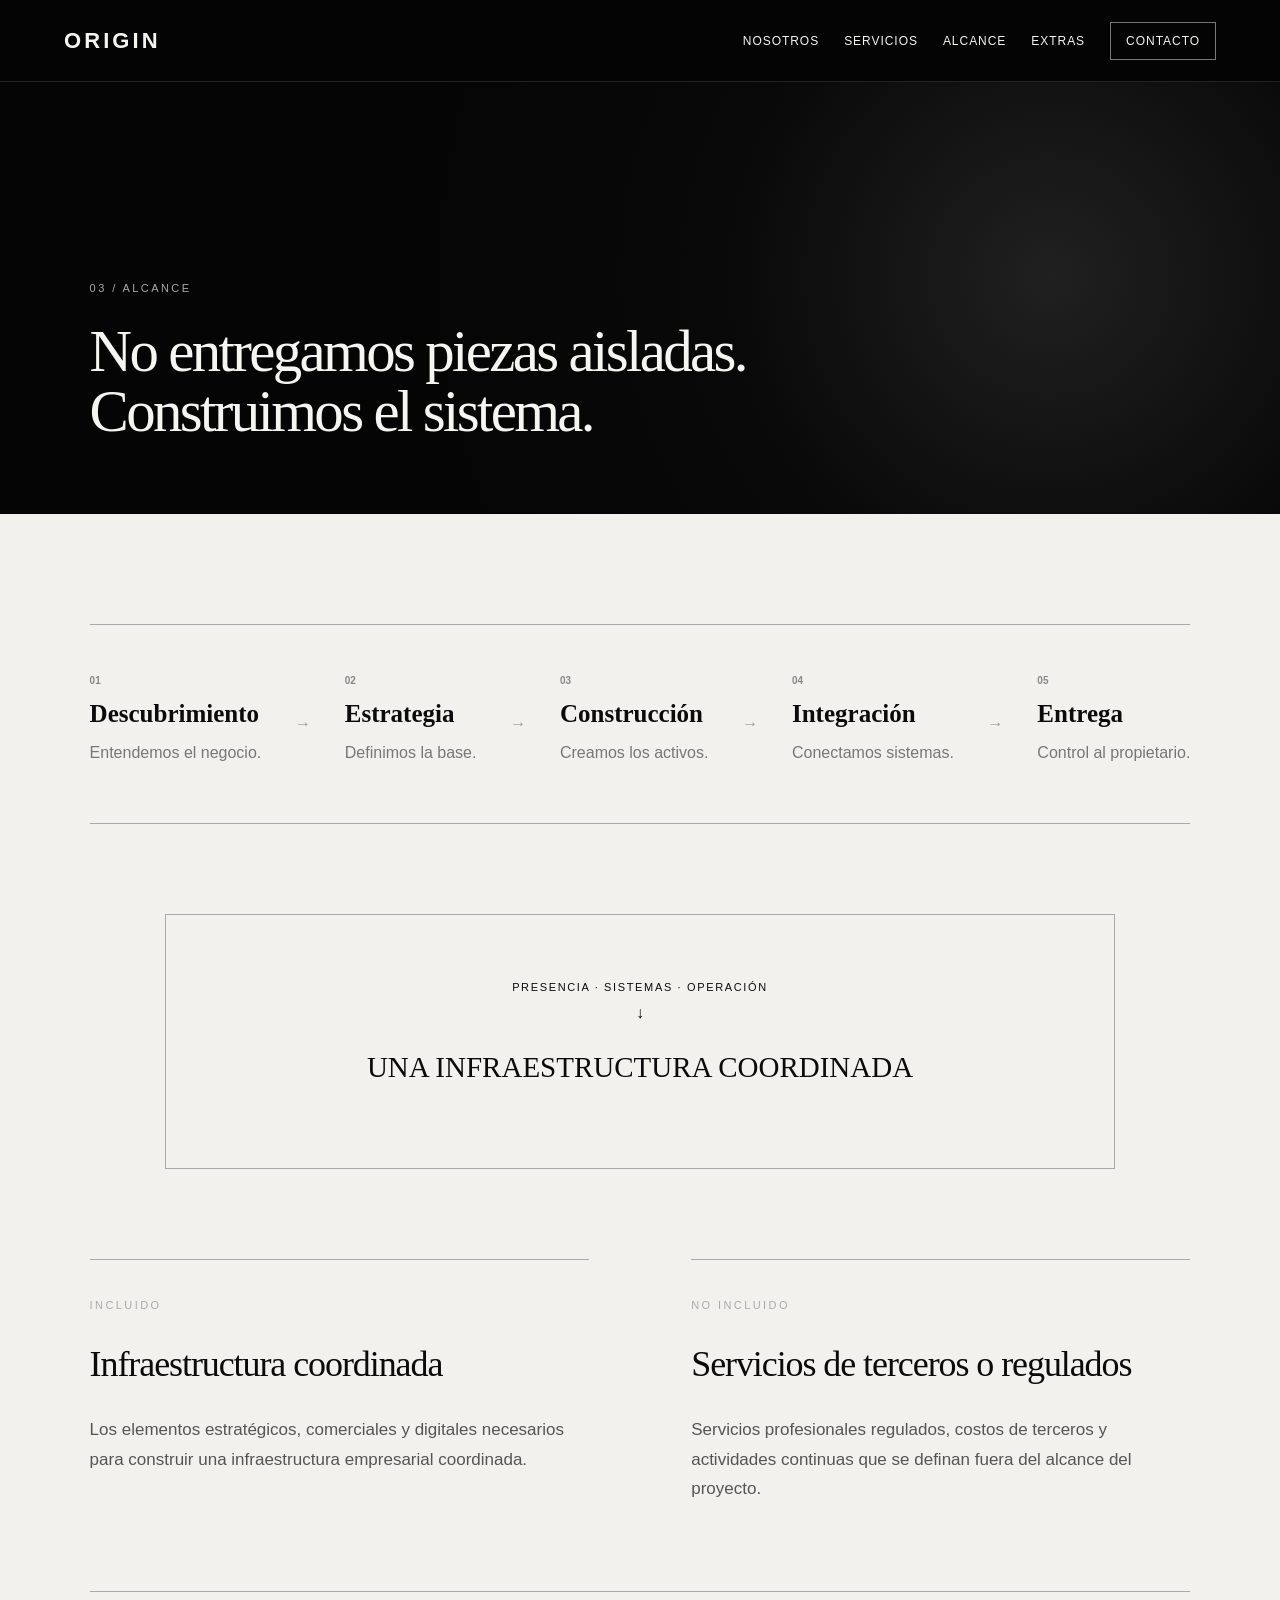
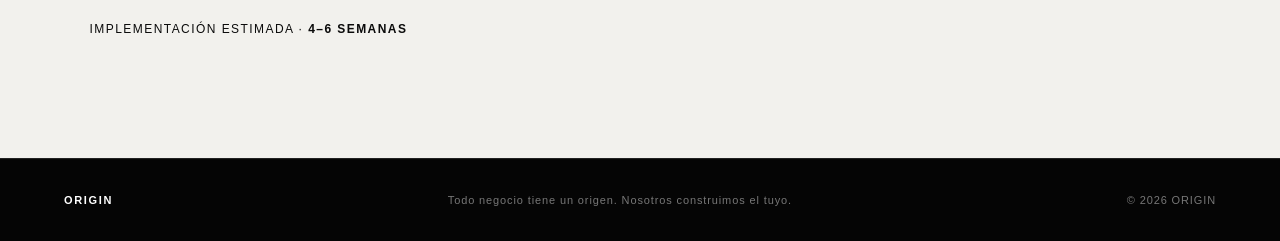
<file: scope.html>
<!doctype html><html lang="es"><head><meta charset="utf-8"><meta name="viewport" content="width=device-width,initial-scale=1"><title>Business Launch Process & Scope | ORIGIN</title><meta name="description" content="See how ORIGIN builds and integrates business infrastructure through discovery, strategy, development, systems integration and delivery, including websites, CRM, leads, Google presence and QuickBooks setup."><link rel="canonical" href="https://originbusinessusa.com/scope.html"><meta property="og:title" content="Business Launch Process & Scope | ORIGIN"><meta property="og:description" content="Discover the ORIGIN process for building coordinated business infrastructure, from strategy and brand presence to CRM, lead systems and operational tools."><meta property="og:url" content="https://originbusinessusa.com/scope.html"><meta property="og:type" content="website"><script type="application/ld+json">{"@context":"https://schema.org","@type":"WebPage","name":"ORIGIN Business Launch Process & Scope","url":"https://originbusinessusa.com/scope.html","description":"ORIGIN business development process covering discovery, strategy, construction, integration and delivery of coordinated business infrastructure.","about":{"@type":"Organization","name":"ORIGIN","url":"https://originbusinessusa.com/"},"mainEntity":{"@type":"ItemList","name":"ORIGIN Business Launch Process","itemListElement":[{"@type":"ListItem","position":1,"name":"Discovery"},{"@type":"ListItem","position":2,"name":"Strategy"},{"@type":"ListItem","position":3,"name":"Development"},{"@type":"ListItem","position":4,"name":"Systems Integration"},{"@type":"ListItem","position":5,"name":"Delivery"}]}}</script><link rel="stylesheet" href="styles.css"></head><body><header class="nav"><a class="brand" href="index.html">ORIGIN</a><nav><div class="menu"><a href="about.html">Nosotros</a><div class="submenu"><a href="about.html#mission">Misión</a><a href="about.html#vision">Visión</a></div></div><div class="menu"><a href="services.html">Servicios</a><div class="submenu"><a href="services.html#structure">Estructuración</a><a href="services.html#brand">Marca</a><a href="services.html#digital">Presencia digital</a><a href="services.html#systems">CRM + Sistemas</a></div></div><div class="menu"><a href="scope.html">Alcance</a><div class="submenu"><a href="scope.html#process">Proceso</a><a href="scope.html#included">Incluido</a><a href="scope.html#excluded">No incluido</a></div></div><div class="menu"><a href="extras.html">Extras</a><div class="submenu"><a href="extras.html#support">Soporte</a><a href="extras.html#growth">Crecimiento</a></div></div><a class="nav-cta" href="contact.html">Contacto</a></nav></header><main><section class="page-hero"><span>03 / ALCANCE</span><h1>No entregamos piezas aisladas.<br>Construimos el sistema.</h1></section><section id="process" class="light-section"><div class="flow"><div><strong>01</strong><h3>Descubrimiento</h3><p>Entendemos el negocio.</p></div><i>→</i><div><strong>02</strong><h3>Estrategia</h3><p>Definimos la base.</p></div><i>→</i><div><strong>03</strong><h3>Construcción</h3><p>Creamos los activos.</p></div><i>→</i><div><strong>04</strong><h3>Integración</h3><p>Conectamos sistemas.</p></div><i>→</i><div><strong>05</strong><h3>Entrega</h3><p>Control al propietario.</p></div></div><div class="system-map"><p>PRESENCIA · SISTEMAS · OPERACIÓN</p><span>↓</span><h3>UNA INFRAESTRUCTURA COORDINADA</h3></div><div class="scope-columns"><article id="included"><span>INCLUIDO</span><h2>Infraestructura coordinada</h2><p>Los elementos estratégicos, comerciales y digitales necesarios para construir una infraestructura empresarial coordinada.</p></article><article id="excluded"><span>NO INCLUIDO</span><h2>Servicios de terceros o regulados</h2><p>Servicios profesionales regulados, costos de terceros y actividades continuas que se definan fuera del alcance del proyecto.</p></article></div><p class="timeline">IMPLEMENTACIÓN ESTIMADA · <strong>4–6 SEMANAS</strong></p></section></main><footer><b>ORIGIN</b><span>Todo negocio tiene un origen. Nosotros construimos el tuyo.</span><span>© 2026 ORIGIN</span></footer><script src="script.js"></script></body></html>
</file>
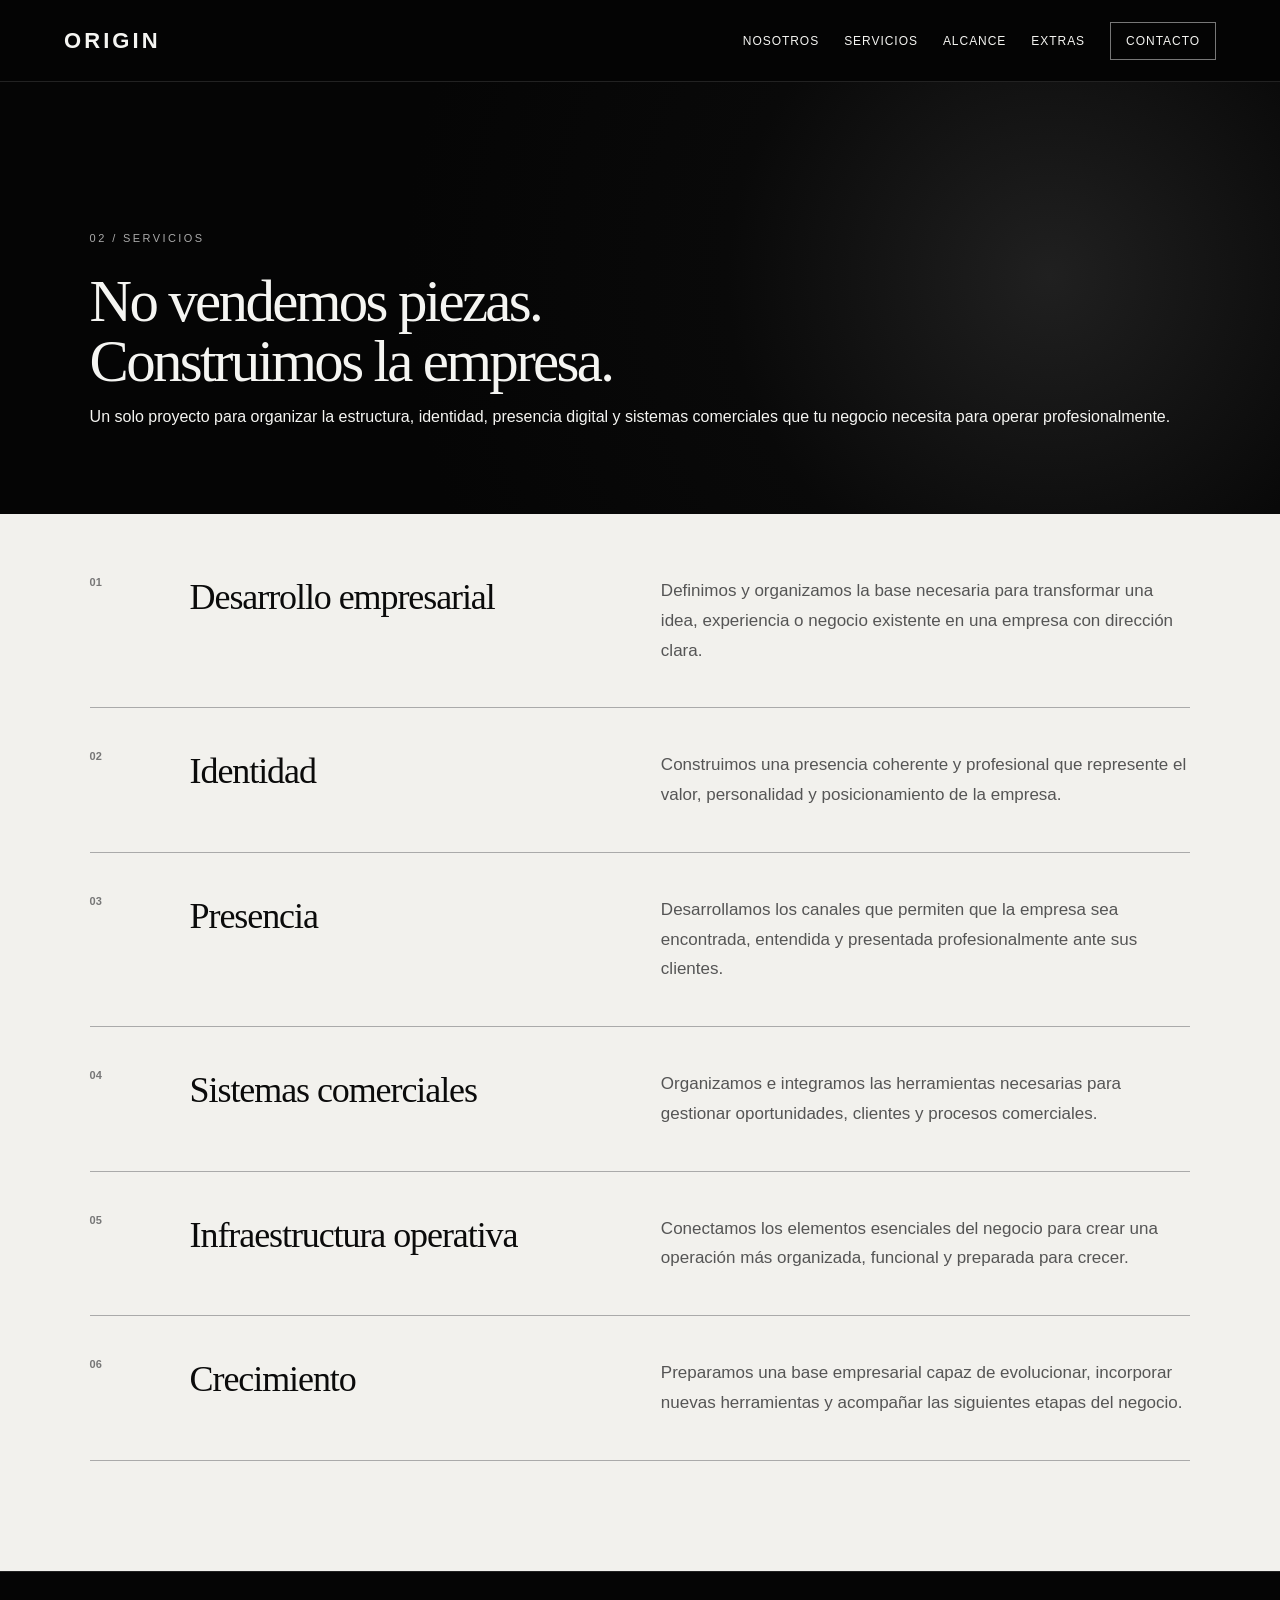
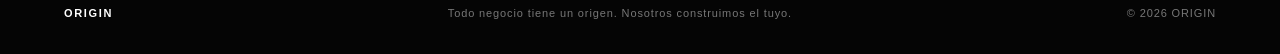
<file: services.html>
<!doctype html><html lang="es"><head><meta charset="utf-8"><meta name="viewport" content="width=device-width,initial-scale=1"><title>Business Development Services | ORIGIN</title><meta name="description" content="Explore ORIGIN business development services: company structuring, branding, websites, Google Business Profile, CRM, lead management, advertising infrastructure and QuickBooks setup."><link rel="canonical" href="https://originbusinessusa.com/services.html"><meta property="og:title" content="Business Development Services | ORIGIN"><meta property="og:description" content="Business development, branding, websites, Google presence, CRM, lead systems and digital infrastructure for new and existing businesses."><meta property="og:url" content="https://originbusinessusa.com/services.html"><meta property="og:type" content="website"><script type="application/ld+json">{"@context":"https://schema.org","@type":"ItemList","name":"ORIGIN Business Development Services","url":"https://originbusinessusa.com/services.html","itemListElement":[{"@type":"ListItem","position":1,"name":"Business Structuring"},{"@type":"ListItem","position":2,"name":"Company Formation Support"},{"@type":"ListItem","position":3,"name":"Brand Identity & Design"},{"@type":"ListItem","position":4,"name":"Website & Digital Presence"},{"@type":"ListItem","position":5,"name":"Social Media Business Setup"},{"@type":"ListItem","position":6,"name":"CRM & Lead Management Systems"},{"@type":"ListItem","position":7,"name":"Advertising Infrastructure"},{"@type":"ListItem","position":8,"name":"QuickBooks Setup & Integration"}]}</script><link rel="stylesheet" href="styles.css"></head><body><header class="nav"><a class="brand" href="index.html">ORIGIN</a><nav><div class="menu"><a href="about.html">Nosotros</a><div class="submenu"><a href="about.html#mission">Misión</a><a href="about.html#vision">Visión</a></div></div><div class="menu"><a href="services.html">Servicios</a><div class="submenu"><a href="services.html#structure">Estructuración</a><a href="services.html#brand">Marca</a><a href="services.html#digital">Presencia digital</a><a href="services.html#systems">CRM + Sistemas</a></div></div><div class="menu"><a href="scope.html">Alcance</a><div class="submenu"><a href="scope.html#process">Proceso</a><a href="scope.html#included">Incluido</a><a href="scope.html#excluded">No incluido</a></div></div><div class="menu"><a href="extras.html">Extras</a><div class="submenu"><a href="extras.html#support">Soporte</a><a href="extras.html#growth">Crecimiento</a></div></div><a class="nav-cta" href="contact.html">Contacto</a></nav></header><main><section class="page-hero"><span>02 / SERVICIOS</span><h1>No vendemos piezas.<br>Construimos la empresa.</h1><p>Un solo proyecto para organizar la estructura, identidad, presencia digital y sistemas comerciales que tu negocio necesita para operar profesionalmente.</p></section><section class="light-section service-list"><article id="structure"><b>01</b><h2>Desarrollo empresarial</h2><p>Definimos y organizamos la base necesaria para transformar una idea, experiencia o negocio existente en una empresa con dirección clara.</p></article><article id="brand"><b>02</b><h2>Identidad</h2><p>Construimos una presencia coherente y profesional que represente el valor, personalidad y posicionamiento de la empresa.</p></article><article id="digital"><b>03</b><h2>Presencia</h2><p>Desarrollamos los canales que permiten que la empresa sea encontrada, entendida y presentada profesionalmente ante sus clientes.</p></article><article id="systems"><b>04</b><h2>Sistemas comerciales</h2><p>Organizamos e integramos las herramientas necesarias para gestionar oportunidades, clientes y procesos comerciales.</p></article><article><b>05</b><h2>Infraestructura operativa</h2><p>Conectamos los elementos esenciales del negocio para crear una operación más organizada, funcional y preparada para crecer.</p></article><article><b>06</b><h2>Crecimiento</h2><p>Preparamos una base empresarial capaz de evolucionar, incorporar nuevas herramientas y acompañar las siguientes etapas del negocio.</p></article></section></main><footer><b>ORIGIN</b><span>Todo negocio tiene un origen. Nosotros construimos el tuyo.</span><span>© 2026 ORIGIN</span></footer><script src="script.js"></script></body></html>
</file>
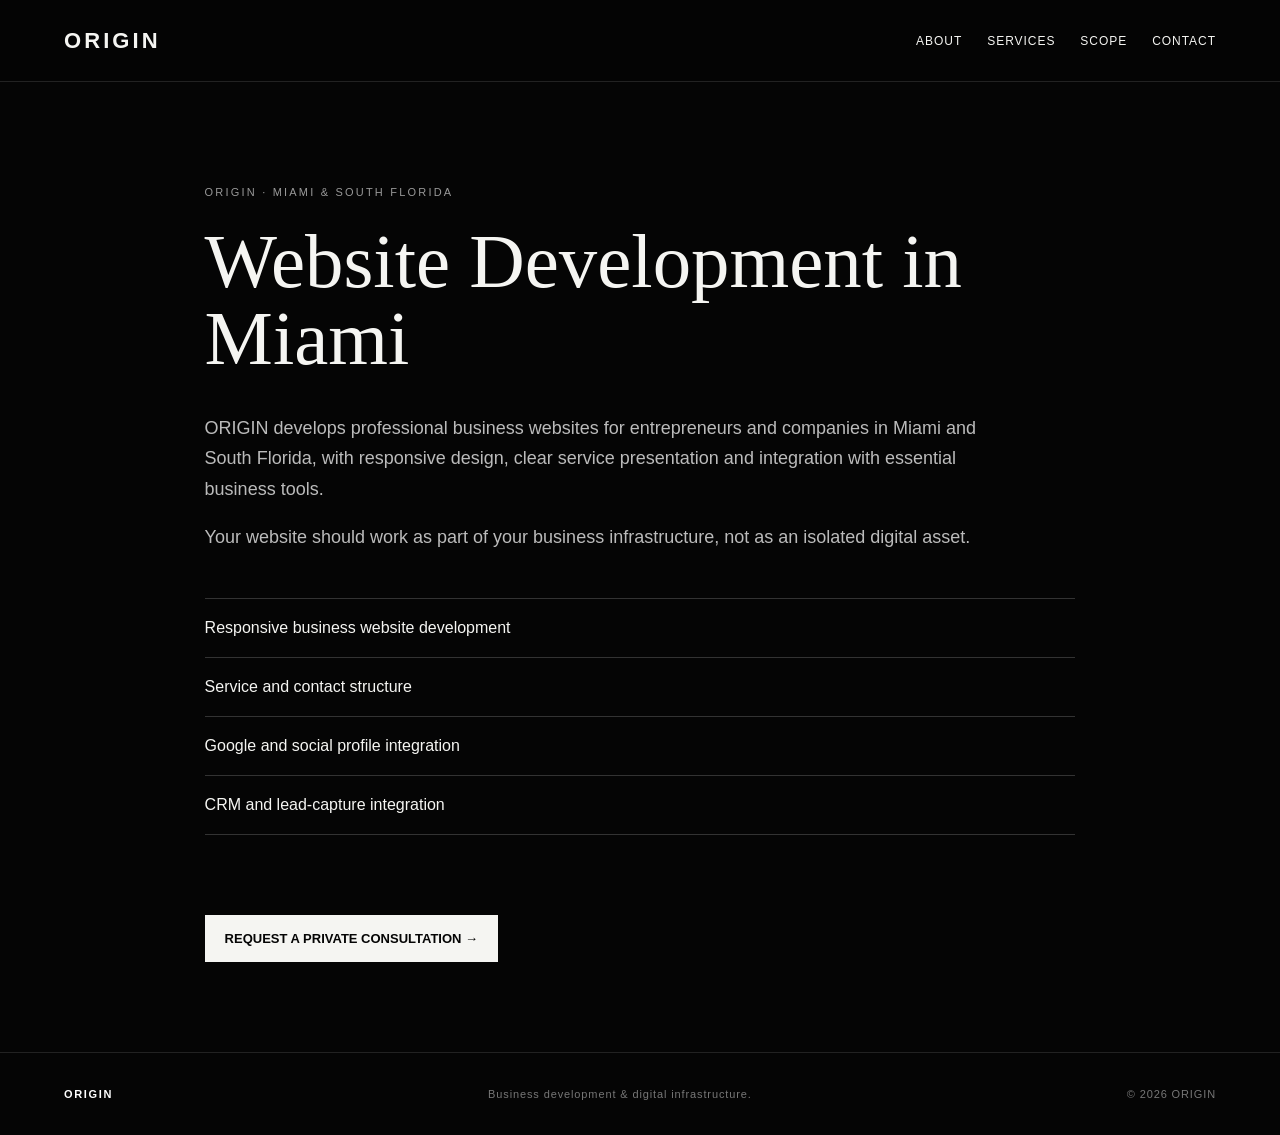
<file: website-development-miami.html>
<!doctype html>
<html lang="en"><head><meta charset="utf-8"><meta name="viewport" content="width=device-width,initial-scale=1">
<title>Website Development Miami | ORIGIN</title><meta name="description" content="ORIGIN develops professional business websites for entrepreneurs and companies in Miami and South Florida, with responsive design, clear service presentation and integration with essential business tools.">
<link rel="canonical" href="https://originbusinessusa.com/website-development-miami.html">
<meta property="og:title" content="Website Development Miami | ORIGIN"><meta property="og:description" content="ORIGIN develops professional business websites for entrepreneurs and companies in Miami and South Florida, with responsive design, clear service presentation and integration with essential business tools."><meta property="og:url" content="https://originbusinessusa.com/website-development-miami.html"><meta property="og:type" content="website">
<link rel="stylesheet" href="styles.css">
<style>.service-detail{max-width:1050px;margin:auto;padding:100px 7vw 90px}.service-detail .label{font-size:11px;letter-spacing:.2em;color:#999}.service-detail h1{font-family:Georgia,serif;font-size:clamp(42px,6vw,78px);font-weight:400;line-height:1;margin:24px 0 35px}.service-detail p{max-width:780px;font-size:18px;line-height:1.7;color:#bbb}.service-detail ul{margin:45px 0;padding:0;list-style:none;border-top:1px solid #333}.service-detail li{padding:20px 0;border-bottom:1px solid #333;font-size:16px}.service-detail .cta{display:inline-block;margin-top:35px;background:#f5f5f2;color:#050505;padding:16px 20px;font-weight:700;font-size:13px}</style>
</head><body>
<header class="nav"><a class="brand" href="home.html">ORIGIN</a><nav><a href="about.html">About</a> <a href="services.html">Services</a> <a href="scope.html">Scope</a> <a href="contact.html">Contact</a></nav></header>
<main class="service-detail"><span class="label">ORIGIN · MIAMI & SOUTH FLORIDA</span><h1>Website Development in Miami</h1><p>ORIGIN develops professional business websites for entrepreneurs and companies in Miami and South Florida, with responsive design, clear service presentation and integration with essential business tools.</p><p>Your website should work as part of your business infrastructure, not as an isolated digital asset.</p><ul><li>Responsive business website development</li><li>Service and contact structure</li><li>Google and social profile integration</li><li>CRM and lead-capture integration</li></ul><a class="cta" href="contact.html">REQUEST A PRIVATE CONSULTATION →</a></main>
<footer><b>ORIGIN</b><span>Business development & digital infrastructure.</span><span>© 2026 ORIGIN</span></footer></body></html>
</file>
<file: styles.css>
*{box-sizing:border-box}html{scroll-behavior:smooth}body{margin:0;background:#050505;color:#f5f5f2;font-family:Arial,Helvetica,sans-serif}a{color:inherit;text-decoration:none}.nav{height:82px;position:sticky;top:0;z-index:20;background:rgba(5,5,5,.94);backdrop-filter:blur(14px);display:flex;align-items:center;justify-content:space-between;padding:0 5vw;border-bottom:1px solid #222}.brand{font-size:22px;font-weight:800;letter-spacing:.14em}.nav nav{display:flex;gap:25px;align-items:center;font-size:12px;text-transform:uppercase;letter-spacing:.08em}.menu{position:relative;padding:32px 0}.submenu{position:absolute;top:64px;left:-16px;min-width:190px;background:#090909;border:1px solid #333;padding:8px;opacity:0;visibility:hidden;transform:translateY(7px);transition:.2s}.menu:hover .submenu{opacity:1;visibility:visible;transform:none}.submenu a{display:block;padding:11px 10px;color:#aaa;border-bottom:1px solid #222}.submenu a:last-child{border:0}.submenu a:hover{color:#fff}.nav-cta{border:1px solid #777;padding:11px 15px}.hero{min-height:calc(100vh - 82px);padding:11vh 7vw 5vh;display:flex;flex-direction:column;justify-content:center;background:radial-gradient(circle at 82% 45%,#242424 0,#0b0b0b 25%,#050505 58%)}.eyebrow,.page-hero>span,.contact>span,.split-page span,.scope-columns span{font-size:11px;letter-spacing:.22em;color:#aaa}.hero h1{font-family:Georgia,serif;font-weight:400;font-size:clamp(55px,7.4vw,112px);line-height:.91;letter-spacing:-.055em;margin:30px 0;max-width:1150px}.hero h1 em{font-weight:400;color:#aaa}.lead{max-width:680px;color:#bbb;font-size:19px;line-height:1.6}.actions{display:flex;gap:28px;align-items:center;margin-top:28px}.btn{padding:16px 21px;background:#f5f5f2;color:#050505;font-size:12px;font-weight:700;letter-spacing:.08em}.textlink{font-size:12px;letter-spacing:.08em}.hero-foot{display:flex;justify-content:space-between;margin-top:auto;padding-top:50px;border-top:1px solid #333;font-size:10px;letter-spacing:.22em;color:#777}.intro-strip{background:#f2f1ed;color:#0b0b0b;padding:80px 7vw;display:grid;grid-template-columns:2.5fr 1fr;gap:70px;align-items:end}.intro-strip p{font-family:Georgia,serif;font-size:clamp(25px,3vw,43px);line-height:1.3;margin:0}.intro-strip a{font-size:11px;letter-spacing:.14em;border-bottom:1px solid #111;padding-bottom:10px}.page-hero{padding:12vh 7vw 8vh;min-height:48vh;display:flex;flex-direction:column;justify-content:flex-end;background:radial-gradient(circle at 82% 45%,#202020 0,#090909 30%,#050505 60%)}.page-hero h1,.contact h1{font-family:Georgia,serif;font-weight:400;line-height:1.02;letter-spacing:-.045em}.page-hero h1{font-size:clamp(42px,5vw,76px);max-width:1100px;margin:28px 0 0}.light-section{background:#f2f1ed;color:#0b0b0b;padding:110px 7vw}.split-page{display:grid;grid-template-columns:1fr 1fr;gap:8vw}.split-page article,.scope-columns article{border-top:1px solid #aaa;padding-top:35px}.split-page h2,.scope-columns h2,.service-list h2{font-family:Georgia,serif;font-size:36px;font-weight:400;letter-spacing:-.03em}.split-page p,.scope-columns p,.service-list p{color:#555;font-size:17px;line-height:1.75}.service-list{padding-top:20px}.service-list article{display:grid;grid-template-columns:70px 1fr 1.2fr;gap:30px;align-items:start;padding:42px 0;border-bottom:1px solid #aaa}.service-list b{font-size:11px;color:#777}.service-list h2,.service-list p{margin:0}.flow{display:flex;align-items:center;justify-content:space-between;border-top:1px solid #aaa;border-bottom:1px solid #aaa;padding:45px 0}.flow strong{font-size:10px;color:#888}.flow h3{font-family:Georgia,serif;font-size:25px;margin:12px 0 5px}.flow p{color:#777}.flow i{font-style:normal;color:#999}.system-map{text-align:center;margin:90px auto;max-width:950px;padding:55px;border:1px solid #aaa}.system-map p{letter-spacing:.15em;font-size:11px}.system-map h3{font-family:Georgia,serif;font-size:29px;font-weight:400}.scope-columns{display:grid;grid-template-columns:1fr 1fr;gap:8vw}.timeline{margin-top:70px;border-top:1px solid #aaa;padding-top:30px;letter-spacing:.12em;font-size:12px}.extras{display:grid;grid-template-columns:repeat(3,1fr);border-top:1px solid #aaa;border-left:1px solid #aaa}.extras div{padding:35px;border-right:1px solid #aaa;border-bottom:1px solid #aaa;font-family:Georgia,serif;font-size:23px}.fine{font-size:12px;color:#666}.dark{margin-top:35px}.contact{padding:110px 7vw;background:#0a0a0a}.standalone{min-height:calc(100vh - 82px)}.contact h1{font-size:clamp(48px,6vw,88px);margin:30px 0}.contact>p{color:#999;font-size:18px}.form-grid{display:grid;grid-template-columns:1fr 1fr;gap:14px}form{max-width:900px;margin-top:50px}input,textarea{width:100%;background:transparent;color:#fff;border:1px solid #444;padding:18px;font:inherit}textarea{height:140px;margin-top:14px;resize:vertical}button{margin-top:14px;padding:17px 22px;background:#f5f5f2;border:0;font-weight:700;letter-spacing:.08em;cursor:pointer}.form-note{font-size:11px!important;color:#666!important}footer{padding:35px 5vw;display:flex;justify-content:space-between;border-top:1px solid #222;color:#777;font-size:11px;letter-spacing:.08em}footer b{color:#fff;letter-spacing:.15em}@media(max-width:850px){.nav nav{gap:12px}.menu{display:none}.split-page,.scope-columns,.intro-strip{grid-template-columns:1fr}.service-list article{grid-template-columns:45px 1fr}.service-list article p{grid-column:2}.flow{display:grid;grid-template-columns:1fr}.flow i{transform:rotate(90deg);width:20px}.extras{grid-template-columns:1fr 1fr}.form-grid{grid-template-columns:1fr}}@media(max-width:520px){.nav nav>a:not(.nav-cta){display:none}.hero h1{font-size:47px}.hero-foot{gap:15px;flex-wrap:wrap}.light-section,.contact{padding:80px 6vw}.page-hero{padding:100px 6vw 60px}.service-list article{grid-template-columns:1fr}.service-list article p{grid-column:1}.extras{grid-template-columns:1fr}footer{gap:15px;flex-direction:column}}
/* Intro presentation */
.cover-body{overflow:hidden}.cover{min-height:100vh;padding:6vh 7vw;display:flex;flex-direction:column;position:relative;background:radial-gradient(circle at 70% 40%,#222 0,#0b0b0b 28%,#050505 62%)}.cover-logo{font-size:18px;font-weight:800;letter-spacing:.16em}.cover-center{margin:auto 0;max-width:900px}.cover-center>span{font-size:10px;letter-spacing:.24em;color:#888}.cover-center h1{font-family:Georgia,serif;font-weight:400;font-size:clamp(48px,6.1vw,88px);line-height:.94;letter-spacing:-.05em;margin:24px 0 18px}.cover-center p{font-family:Georgia,serif;font-size:clamp(20px,2.1vw,31px);color:#aaa;margin:0 0 42px}.cover-enter{display:inline-block;border-bottom:1px solid #777;padding:0 0 9px;font-size:10px;letter-spacing:.2em}.cover-bottom{border-top:1px solid #333;padding-top:24px;color:#666;font-size:9px;letter-spacing:.2em}
/* Slightly smaller headings */
.hero h1{font-size:clamp(50px,6.6vw,98px)}.page-hero h1{font-size:clamp(39px,4.6vw,68px)}.contact h1{font-size:clamp(44px,5.4vw,78px)}
@media(max-width:520px){.cover{padding:5vh 7vw}.cover-center h1{font-size:44px}.hero h1{font-size:43px}.page-hero h1{font-size:38px}}
/* deployment refresh */

/* ORIGIN emblem on intro */
.cover-art{position:absolute;right:9vw;top:50%;transform:translateY(-50%);width:min(35vw,520px);aspect-ratio:1;display:grid;place-items:center;opacity:.72}
.origin-emblem{width:100%;height:100%;border:2px solid rgba(245,245,242,.78);border-radius:50%;display:grid;place-items:center;background:#191919;box-shadow:0 0 90px rgba(255,255,255,.035)}
.origin-emblem span{font-family:Arial,Helvetica,sans-serif;font-size:clamp(58px,7vw,112px);font-weight:300;letter-spacing:-.055em;color:#f5f5f2}
@media(max-width:900px){.cover-art{right:5vw;width:32vw;opacity:.42}}
@media(max-width:650px){.cover-art{position:relative;right:auto;top:auto;transform:none;width:210px;margin:22px auto 8px}.cover-center{margin:auto 0 20px}.origin-emblem span{font-size:46px}}

/* force pages rebuild 1790281401622 */

.cover-photo{padding:0;background-image:url("ChatGPT%20Image%20Sep%2024%2C%202026%2C%2004_45_18%20PM.png");background-position:center;background-size:cover;background-repeat:no-repeat;min-height:100vh;position:relative}.cover-click{position:absolute;inset:0;z-index:10;display:block}

.mobile-menu-btn{display:none;background:none;border:0;margin:0;padding:10px;width:46px;height:46px;cursor:pointer}
.mobile-menu-btn span{display:block;height:1px;background:#f5f5f2;margin:7px 0;width:26px}
@media(max-width:850px){
 .nav{height:72px;padding:0 6vw}
 .mobile-menu-btn{display:block;position:relative;z-index:32}
 .nav nav{display:none;position:fixed;inset:72px 0 auto 0;background:#050505;border-top:1px solid #222;border-bottom:1px solid #333;padding:20px 6vw 28px;flex-direction:column;align-items:stretch;gap:0;z-index:31}
 .nav.open nav{display:flex}
 .nav nav .menu{display:block;padding:0;border-bottom:1px solid #222}
 .nav nav .menu>a,.nav nav>.nav-cta{display:block!important;padding:18px 0;font-size:13px;letter-spacing:.12em}
 .nav nav>.nav-cta{border:0;border-bottom:1px solid #222}
 .submenu{display:none}
 .hero{min-height:calc(100svh - 72px);padding:9vh 7vw 4vh}
}
@media(max-width:520px){
 .hero{min-height:calc(100svh - 72px);padding:8vh 7vw 4vh;justify-content:flex-start}
 .hero h1{font-size:clamp(42px,12vw,54px);line-height:.96;margin:26px 0 30px;max-width:100%;overflow-wrap:normal}
 .hero h1 em{display:block}
 .lead{font-size:17px;line-height:1.55}
 .actions{flex-direction:column;align-items:stretch;gap:18px}
 .btn{display:block;text-align:left}
 .hero-foot{margin-top:55px;display:grid;grid-template-columns:1fr 1fr;gap:14px 20px}
}
</file>
